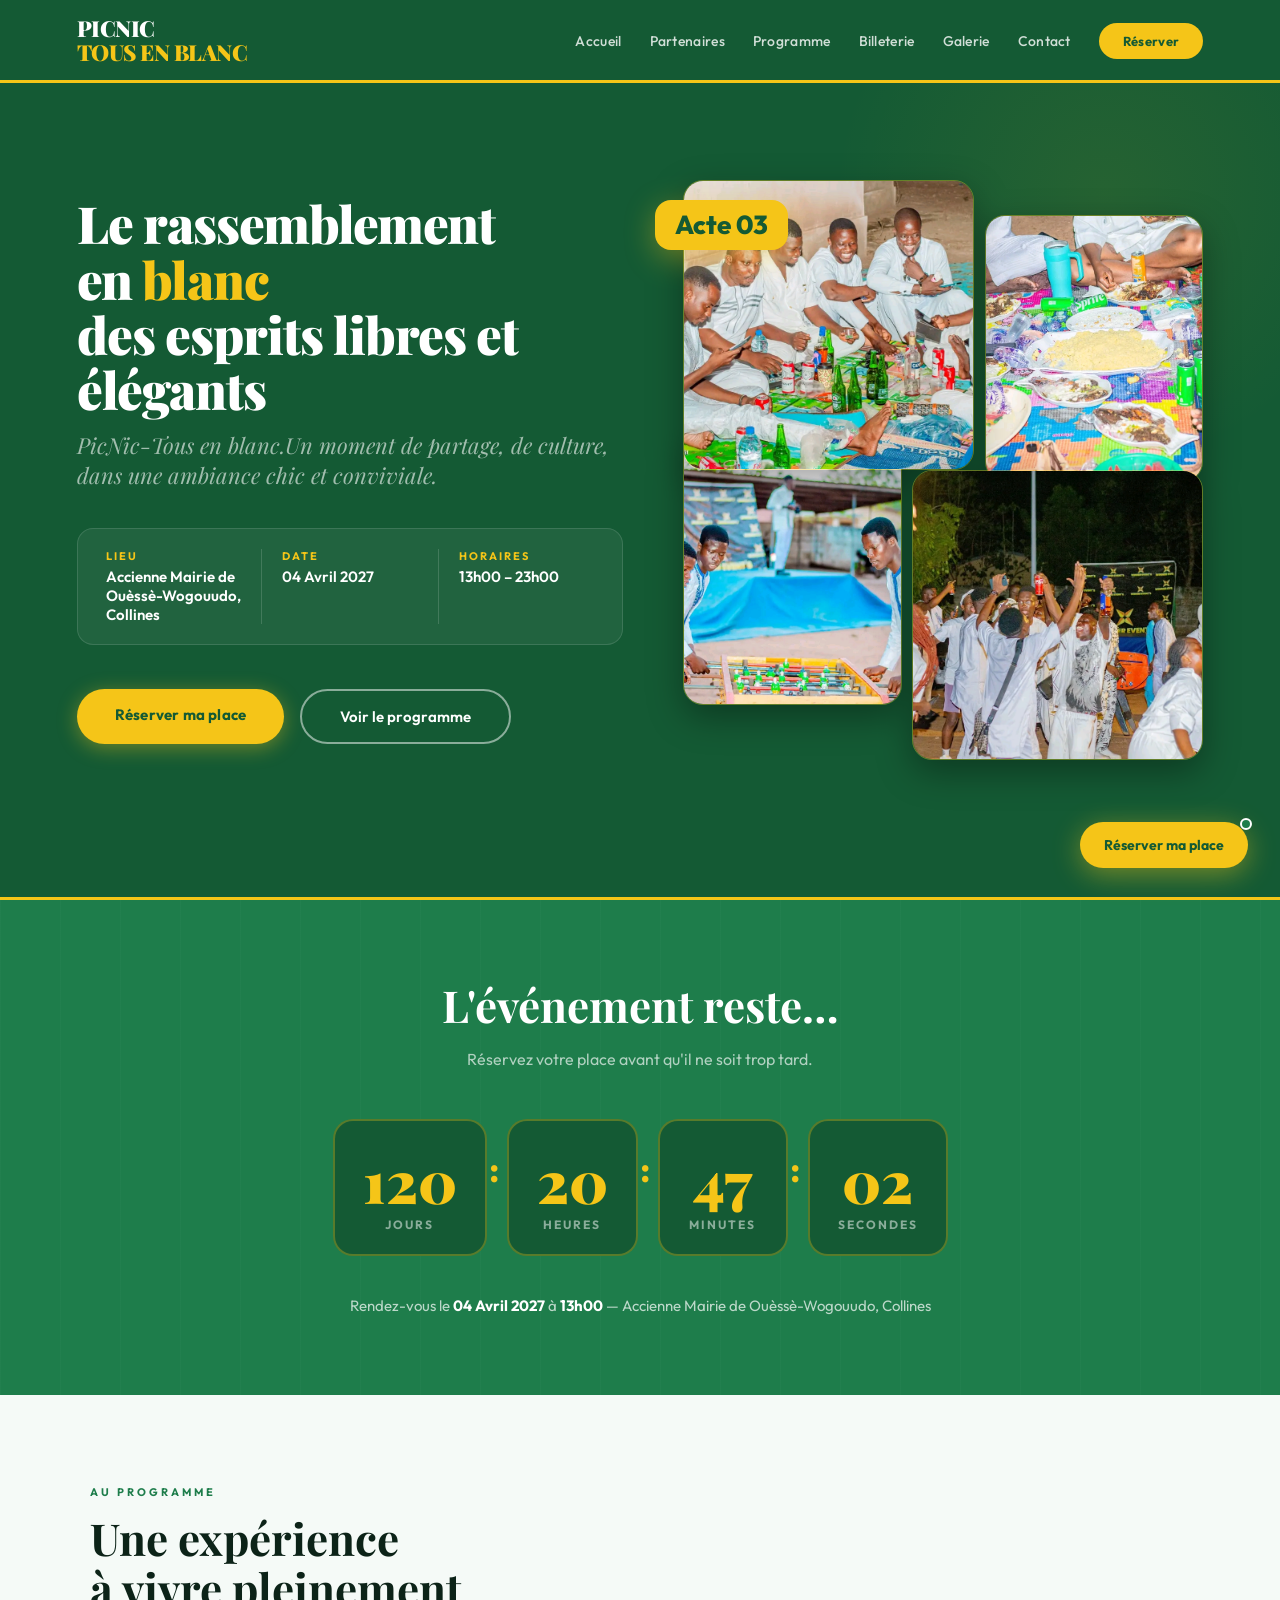
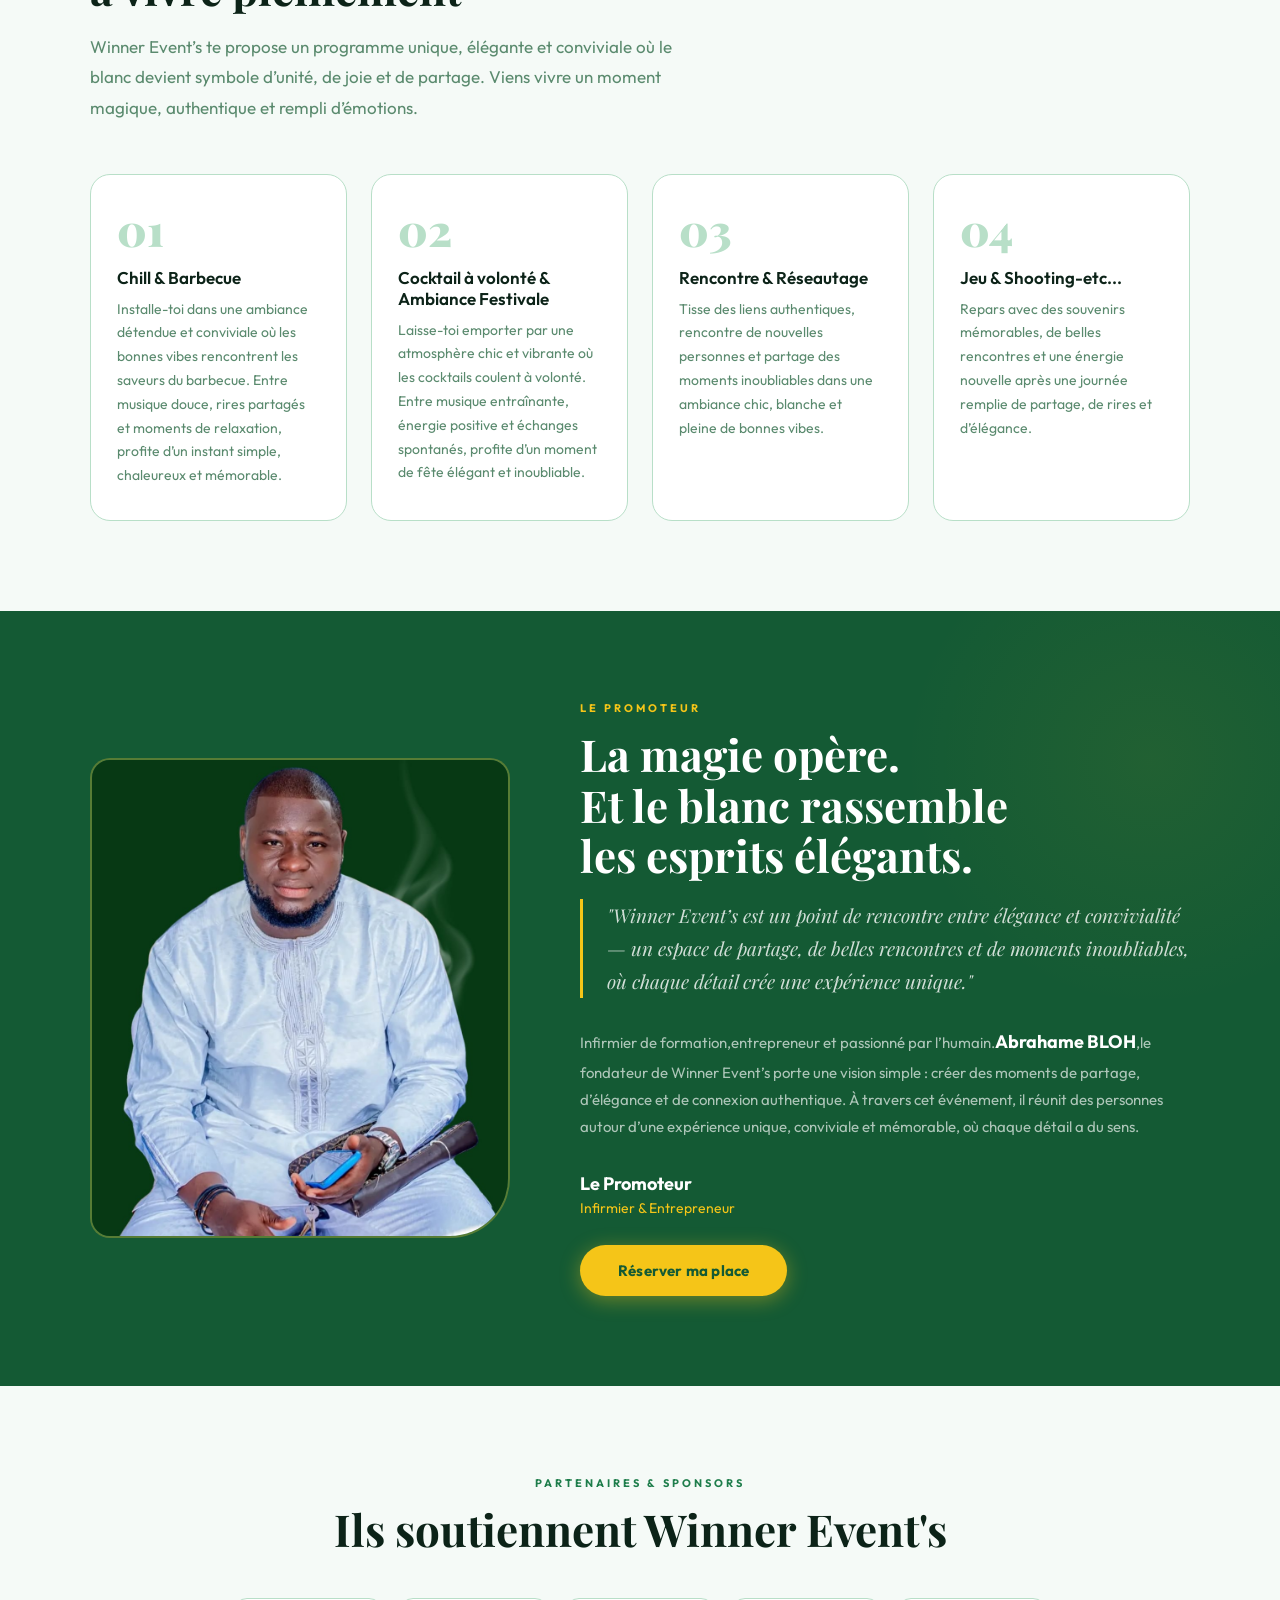
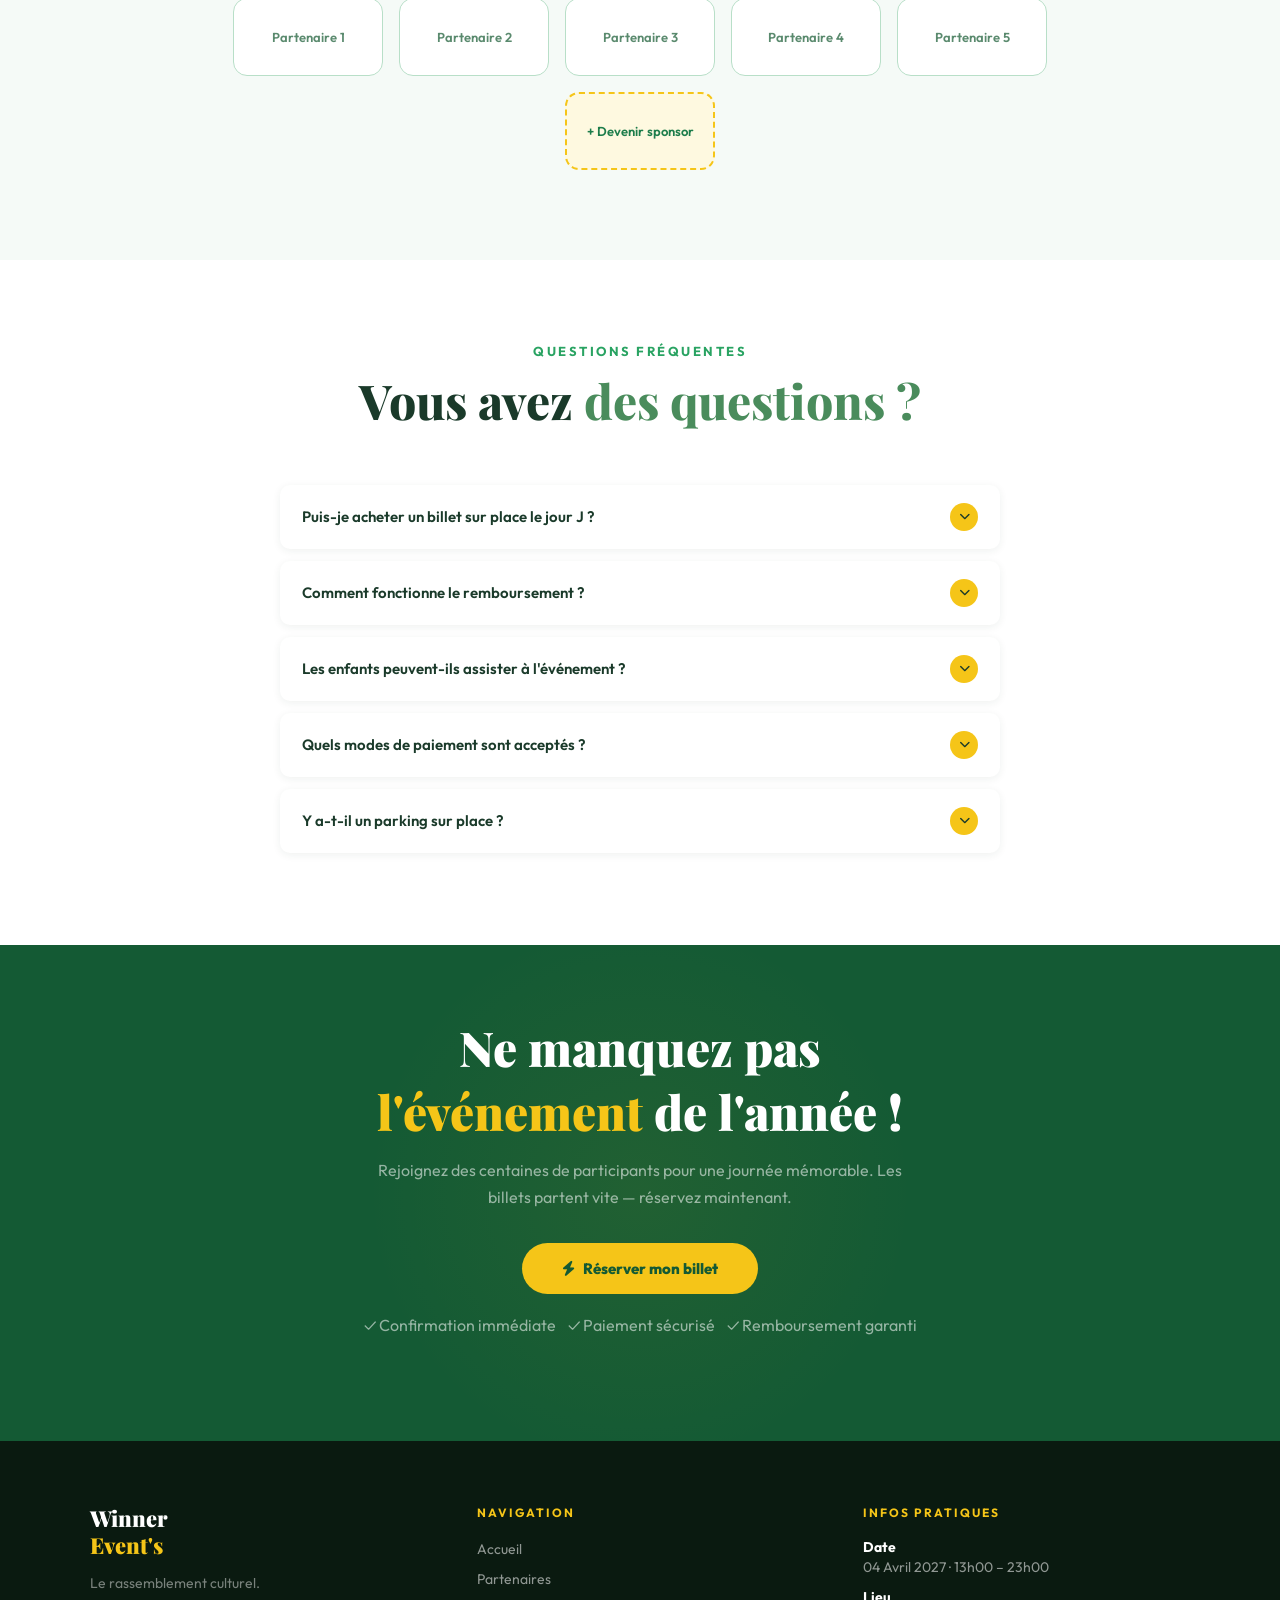
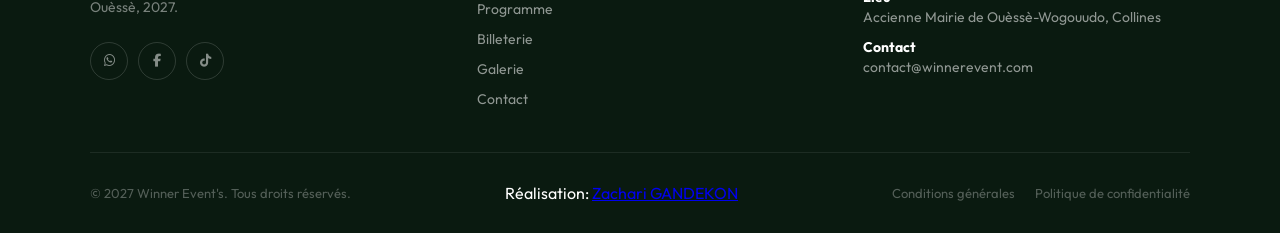
<file: index.html>
<!doctype html>
<html lang="fr">
  <head>
    <meta charset="UTF-8" />
    <meta name="viewport" content="width=device-width, initial-scale=1.0" />
    <title>Winner Event's 2027</title>
    <link
      rel="stylesheet"
      href="https://cdnjs.cloudflare.com/ajax/libs/font-awesome/6.5.0/css/all.min.css"
    />
    <link rel="stylesheet" href="style.css" />
  </head>
  <body>
    <!-- Header chargé dynamiquement -->
    <div id="header-placeholder"></div>
    <!-- ========================
       HERO
  ======================== -->
    <section class="hero">
      <div class="hero-inner">
        <div class="hero-content">
          <h1>
            Le rassemblement<br />en <em>blanc</em><br />des esprits libres et
            élégants
          </h1>
          <p class="hero-sub">
            PicNic-Tous en blanc.Un moment de partage, de culture, dans une
            ambiance chic et conviviale.
          </p>
          <div class="hero-meta">
            <div class="meta-item">
              <span class="meta-label">Lieu</span>
              <span class="meta-value"
                >Accienne Mairie de Ouèssè-Wogouudo, Collines</span
              >
            </div>
            <div class="meta-sep"></div>
            <div class="meta-item">
              <span class="meta-label">Date</span>
              <span class="meta-value">04 Avril 2027</span>
            </div>
            <div class="meta-sep"></div>
            <div class="meta-item">
              <span class="meta-label">Horaires</span>
              <span class="meta-value">13h00 – 23h00</span>
            </div>
          </div>
          <div class="hero-btns">
            <a href="pages/billeterie.html" class="btn-primary">Réserver ma place</a>
            <a href="pages/programme.html" class="btn-secondary">Voir le programme</a>
          </div>
        </div>
        <div class="hero-image">
          <div class="hero-img-badge">
            <div class="num">Acte 03</div>
          </div>
          <div class="hero-img-box img1">
            <img src="Image/enven1.jpeg" alt="" />
          </div>
          <div class="hero-img-box img2">
            <img src="Image/enven2.jpeg" alt="" />
          </div>
          <div class="hero-img-box img3">
            <img src="Image/enven3.jpeg" alt="" />
          </div>
          <div class="hero-img-box img4">
            <img src="Image/enven4.jpeg" alt="" />
          </div>
        </div>
      </div>
    </section>

    <!-- ========================
       COMPTEUR DE JOURS
     ======================== -->
    <section class="countdown">
      <div class="countdown-inner">
        <h2 class="section-title">L'événement reste…</h2>
        <p class="countdown-subtitle">
          Réservez votre place avant qu'il ne soit trop tard.
        </p>
        <div class="countdown-grid">
          <div class="countdown-item">
            <span class="countdown-num" id="cd-jours">00</span>
            <span class="countdown-lbl">Jours</span>
          </div>
          <div class="countdown-item">
            <span class="countdown-num" id="cd-heures">00</span>
            <span class="countdown-lbl">Heures</span>
          </div>
          <div class="countdown-item">
            <span class="countdown-num" id="cd-minutes">00</span>
            <span class="countdown-lbl">Minutes</span>
          </div>
          <div class="countdown-item">
            <span class="countdown-num" id="cd-secondes">00</span>
            <span class="countdown-lbl">Secondes</span>
          </div>
        </div>
        <p class="countdown-date">
          Rendez-vous le <strong>04 Avril 2027</strong> à
          <strong>13h00</strong> — Accienne Mairie de Ouèssè-Wogouudo, Collines
        </p>
      </div>
    </section>

    <!-- ========================
        PROGRAMME
  ======================== -->
    <section class="section programme">
      <div style="max-width: 1100px; margin: 0 auto">
        <span class="section-label">Au Programme</span>
        <h2 class="section-title">
          Une expérience <br />
          à vivre pleinement
        </h2>
        <p class="section-desc">
          Winner Event’s te propose un programme unique, élégante et conviviale
          où le blanc devient symbole d’unité, de joie et de partage. Viens
          vivre un moment magique, authentique et rempli d’émotions.
        </p>
        <div class="obj-grid">
          <div class="obj-card">
            <div class="obj-num">01</div>
            <div class="obj-title">Chill &amp; Barbecue</div>
            <div class="obj-desc">
              Installe-toi dans une ambiance détendue et conviviale où les
              bonnes vibes rencontrent les saveurs du barbecue. Entre musique
              douce, rires partagés et moments de relaxation, profite d’un
              instant simple, chaleureux et mémorable.
            </div>
          </div>
          <div class="obj-card">
            <div class="obj-num">02</div>
            <div class="obj-title">
              Cocktail à volonté &amp; Ambiance Festivale
            </div>
            <div class="obj-desc">
              Laisse-toi emporter par une atmosphère chic et vibrante où les
              cocktails coulent à volonté. Entre musique entraînante, énergie
              positive et échanges spontanés, profite d’un moment de fête
              élégant et inoubliable.
            </div>
          </div>
          <div class="obj-card">
            <div class="obj-num">03</div>
            <div class="obj-title">Rencontre &amp; Réseautage</div>
            <div class="obj-desc">
              Tisse des liens authentiques, rencontre de nouvelles personnes et
              partage des moments inoubliables dans une ambiance chic, blanche
              et pleine de bonnes vibes.
            </div>
          </div>
          <div class="obj-card">
            <div class="obj-num">04</div>
            <div class="obj-title">Jeu &amp; Shooting-etc...</div>
            <div class="obj-desc">
              Repars avec des souvenirs mémorables, de belles rencontres et une
              énergie nouvelle après une journée remplie de partage, de rires et
              d’élégance.
            </div>
          </div>
        </div>
      </div>
    </section>

    <!-- ========================
       FONDATEUR
  ======================== -->
    <section class="section fondateur">
      <div class="fondateur-inner">
        <div class="fondateur-img">
          <div class="fondateur-img-placeholder">
            <img src="Image/Abb.jpeg" alt="" />
          </div>
        </div>
        <div class="fondateur-content">
          <span class="section-label">Le Promoteur</span>
          <h2 class="section-title">
            La magie opère.<br />Et le blanc rassemble<br />les esprits
            élégants.
          </h2>
          <blockquote class="fondateur-quote">
            "Winner Event’s est un point de rencontre entre élégance et
            convivialité — un espace de partage, de belles rencontres et de
            moments inoubliables, où chaque détail crée une expérience unique."
          </blockquote>
          <p class="fondateur-text">
            Infirmier de formation,entrepreneur et passionné par l’humain.<span
              class="fondateur-name"
              >Abrahame BLOH</span
            >,le fondateur de Winner Event’s porte une vision simple : créer des
            moments de partage, d’élégance et de connexion authentique. À
            travers cet événement, il réunit des personnes autour d’une
            expérience unique, conviviale et mémorable, où chaque détail a du
            sens.
          </p>
          <div class="fondateur-name">Le Promoteur</div>
          <div class="fondateur-role">Infirmier &amp; Entrepreneur</div>
          <a href="#" class="btn-primary">Réserver ma place</a>
        </div>
      </div>
    </section>

    <!-- ========================
       SPONSORS
  ======================== -->
    <section class="section sponsors">
      <div style="max-width: 900px; margin: 0 auto">
        <span class="section-label">Partenaires &amp; Sponsors</span>
        <h2 class="section-title">Ils soutiennent Winner Event's</h2>
        <div class="sponsors-grid">
          <div class="sponsor-box">Partenaire 1</div>
          <div class="sponsor-box">Partenaire 2</div>
          <div class="sponsor-box">Partenaire 3</div>
          <div class="sponsor-box">Partenaire 4</div>
          <div class="sponsor-box">Partenaire 5</div>
          <div class="sponsor-box sponsor-join">+ Devenir sponsor</div>
        </div>
      </div>
    </section>

    <!-- ═══════════════════════════
         FAQ
    ═══════════════════════════ -->
    <section class="billet-faq">
        <div class="section-header">
            <span class="section-label" style="color:var(--vert-clair)">Questions fréquentes</span>
            <h2>Vous avez <em>des questions ?</em></h2>
        </div>
        <div class="faq-list">
            <div class="faq-item">
                <div class="faq-question" onclick="toggleFaq(this)">
                    Puis-je acheter un billet sur place le jour J ?
                    <span class="faq-chevron"><i class="fa-solid fa-chevron-down"></i></span>
                </div>
                <div class="faq-answer">La vente sur place est possible dans la limite des places disponibles. Nous vous conseillons fortement de réserver en ligne pour garantir votre accès, les billets étant en nombre limité.</div>
            </div>
            <div class="faq-item">
                <div class="faq-question" onclick="toggleFaq(this)">
                    Comment fonctionne le remboursement ?
                    <span class="faq-chevron"><i class="fa-solid fa-chevron-down"></i></span>
                </div>
                <div class="faq-answer">Vous pouvez annuler votre réservation jusqu'à 48h avant l'événement pour un remboursement intégral. Passé ce délai, les billets ne sont ni remboursables ni échangeables, sauf en cas d'annulation de l'événement.</div>
            </div>
            <div class="faq-item">
                <div class="faq-question" onclick="toggleFaq(this)">
                    Les enfants peuvent-ils assister à l'événement ?
                    <span class="faq-chevron"><i class="fa-solid fa-chevron-down"></i></span>
                </div>
                <div class="faq-answer">Oui ! L'événement est familial. Les enfants de moins de 5 ans entrent gratuitement. Pour les familles, notre billet "Famille" (2 adultes + 2 enfants) est l'offre la plus avantageuse.</div>
            </div>
            <div class="faq-item">
                <div class="faq-question" onclick="toggleFaq(this)">
                    Quels modes de paiement sont acceptés ?
                    <span class="faq-chevron"><i class="fa-solid fa-chevron-down"></i></span>
                </div>
                <div class="faq-answer">Nous acceptons Mobile Money (MTN, Moov), les cartes bancaires Visa/Mastercard, ainsi que les paiements en espèces pour les réservations faites directement auprès de notre équipe.</div>
            </div>
            <div class="faq-item">
                <div class="faq-question" onclick="toggleFaq(this)">
                    Y a-t-il un parking sur place ?
                    <span class="faq-chevron"><i class="fa-solid fa-chevron-down"></i></span>
                </div>
                <div class="faq-answer">Un parking gratuit est mis à disposition des participants. Nous encourageons également le covoiturage. Des navettes seront disponibles depuis les principaux points de Cotonou.</div>
            </div>
        </div>
    </section>

     <!-- ═══════════════════════════
         CTA 
    ═══════════════════════════ -->
    <section class="billet-cta">
        <div class="cta-inner">
            <h2>Ne manquez pas <em>l'événement</em> de l'année !</h2>
            <p>Rejoignez des centaines de participants pour une journée mémorable. Les billets partent vite — réservez maintenant.</p>
            <a href="/pages/billeterie.html" class="btn-cta">
                <i class="fa-solid fa-bolt" style="margin-right:8px;"></i>Réserver mon billet
            </a>
            <p class="cta-sub">✓ Confirmation immédiate &nbsp;&nbsp; ✓ Paiement sécurisé &nbsp;&nbsp; ✓ Remboursement garanti</p>
        </div>
    </section>
    <!-- Footer chargé dynamiquement -->
    <div id="footer-placeholder"></div>

    
    <script src="js/main.js"></script>
  </body>
</html>
</file>
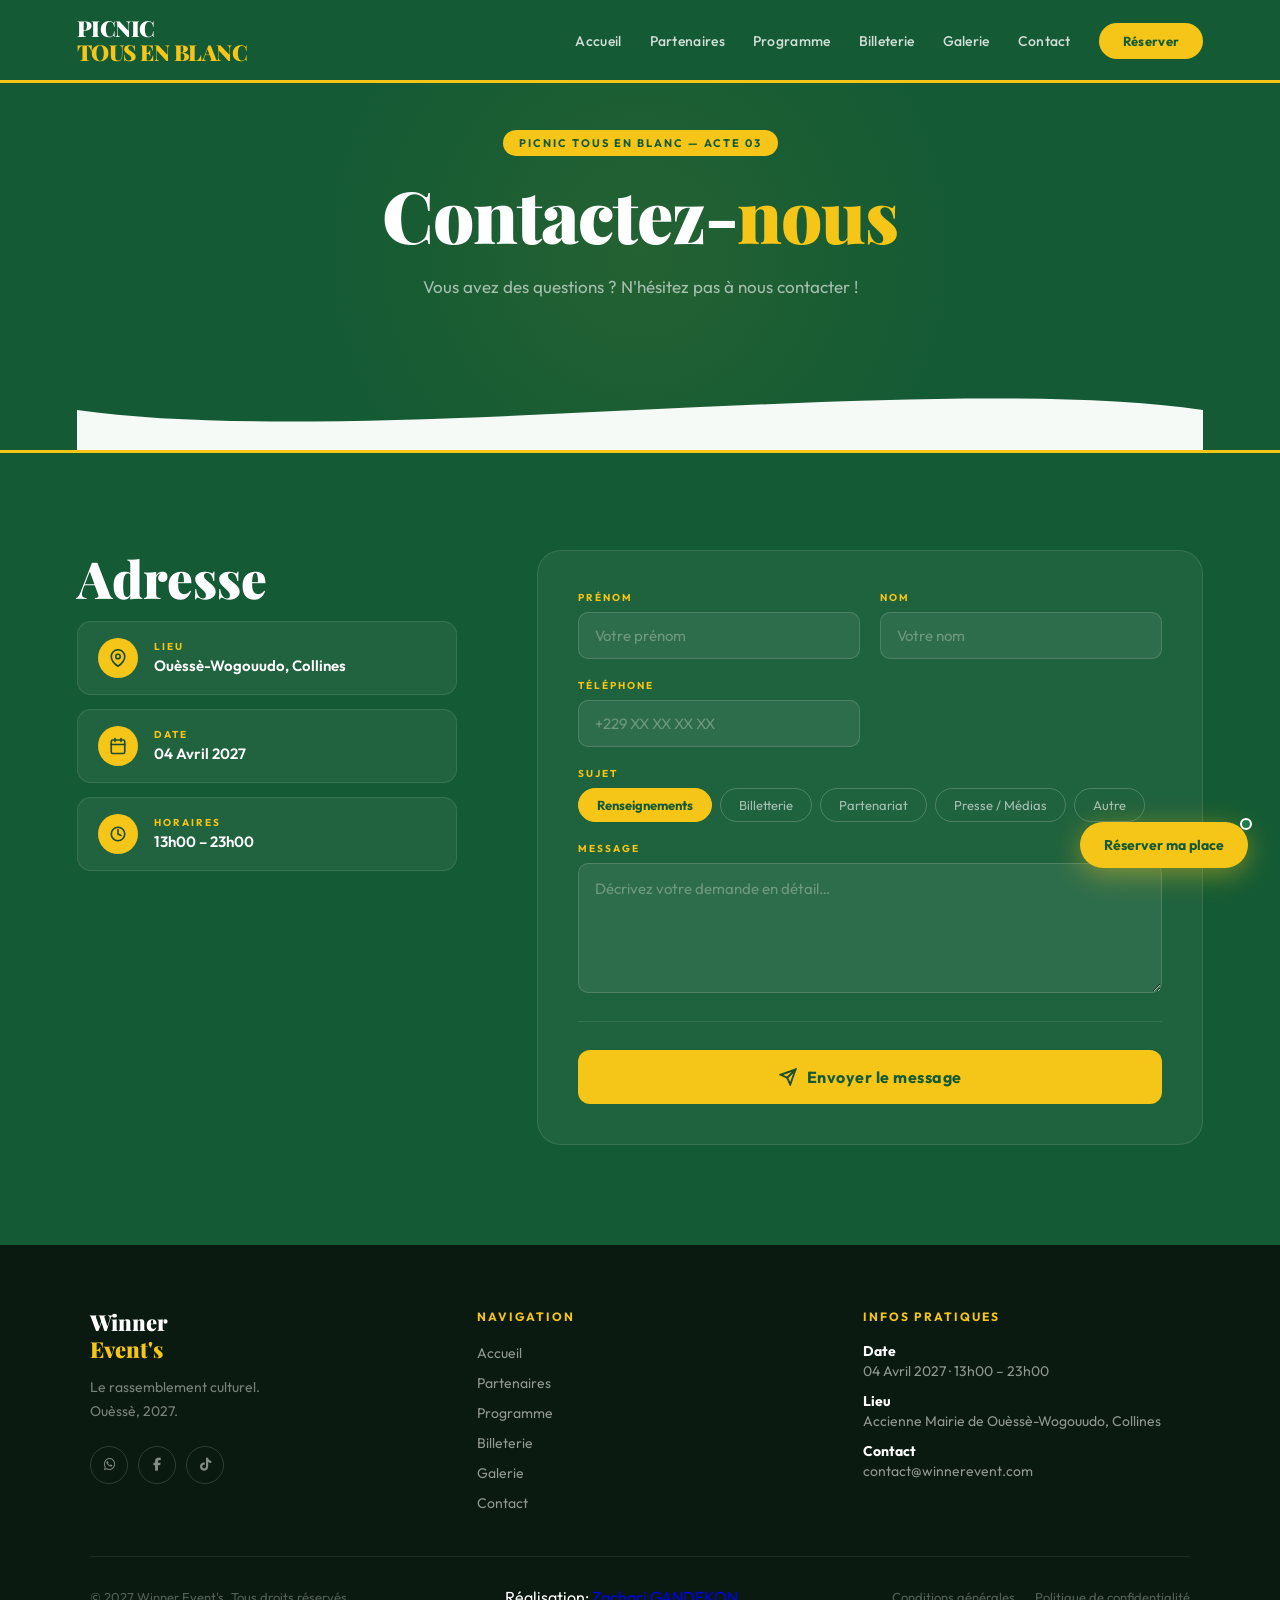
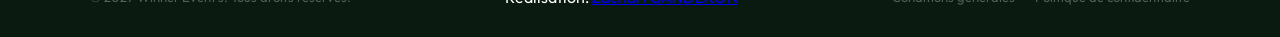
<file: pages/contact.html>
<!DOCTYPE html>
<html lang="fr">
<head>
    <meta charset="UTF-8">
    <meta name="viewport" content="width=device-width, initial-scale=1.0">
    <title>Winner Event's 2027 - Contact</title>
    <link rel="stylesheet" href="https://cdnjs.cloudflare.com/ajax/libs/font-awesome/6.5.0/css/all.min.css">
    <link rel="stylesheet" href="../style.css" />
    <link rel="stylesheet" href="../css/contact.css" />
</head>
<body>
    <!-- Header chargé dynamiquement -->
    <div id="header-placeholder"></div>

    <!-- HERO CONTACT -->
  <section class="iv-hero">
    <div class="iv-hero-inner">
      <div class="contact-badge">Picnic Tous en Blanc — Acte 03</div>
      <h1 class="iv-hero-title">Contactez-<em>nous</em></h1>
      <p class="iv-hero-sub">Vous avez des questions ? N'hésitez pas à nous contacter !</p>
    </div>
    <div class="iv-hero-wave">
      <svg viewBox="0 0 1440 80" xmlns="http://www.w3.org/2000/svg" preserveAspectRatio="none">
        <path d="M0,40 C360,80 1080,0 1440,40 L1440,80 L0,80 Z" fill="#f5faf7"/>
      </svg>
      
    </div>
  </section>
    
<!-- ========================
     CONTACT
======================== -->
<section class="contact" id="contact">
  <div class="contact-inner">

    <div class="contact-info">
      
      <h2 class="contact-title">Adresse</h2>

      <div class="contact-cards">
        <div class="contact-card">
          <div class="contact-icon">
            <svg viewBox="0 0 24 24" fill="none" stroke="#1b4d2e" stroke-width="2.2" stroke-linecap="round">
              <path d="M21 10c0 7-9 13-9 13S3 17 3 10a9 9 0 0118 0z"/>
              <circle cx="12" cy="10" r="3"/>
            </svg>
          </div>
          <div class="contact-card-text">
            <span class="contact-card-label">Lieu</span>
            <span class="contact-card-value">Ouèssè-Wogouudo, Collines</span>
          </div>
        </div>
        <div class="contact-card">
          <div class="contact-icon">
            <svg viewBox="0 0 24 24" fill="none" stroke="#1b4d2e" stroke-width="2.2" stroke-linecap="round">
              <rect x="3" y="4" width="18" height="18" rx="2"/>
              <line x1="16" y1="2" x2="16" y2="6"/>
              <line x1="8" y1="2" x2="8" y2="6"/>
              <line x1="3" y1="10" x2="21" y2="10"/>
            </svg>
          </div>
          <div class="contact-card-text">
            <span class="contact-card-label">Date</span>
            <span class="contact-card-value">04 Avril 2027</span>
          </div>
        </div>
        <div class="contact-card">
          <div class="contact-icon">
            <svg viewBox="0 0 24 24" fill="none" stroke="#1b4d2e" stroke-width="2.2" stroke-linecap="round">
              <circle cx="12" cy="12" r="9"/>
              <polyline points="12 6 12 12 16 14"/>
            </svg>
          </div>
          <div class="contact-card-text">
            <span class="contact-card-label">Horaires</span>
            <span class="contact-card-value">13h00 – 23h00</span>
          </div>
        </div>
      </div>
    </div>

    <div class="contact-form-wrap">
      <div id="contactForm">
        <div class="form-grid">
          <div class="form-field">
            <label for="prenom">Prénom</label>
            <input type="text" id="prenom" placeholder="Votre prénom" />
          </div>
          <div class="form-field">
            <label for="nom">Nom</label>
            <input type="text" id="nom" placeholder="Votre nom" />
          </div>
          <div class="form-field">
            <label for="tel">Téléphone</label>
            <input type="tel" id="tel" placeholder="+229 XX XX XX XX" />
          </div>
          <div class="form-field full">
            <label>Sujet</label>
            <div class="form-subjects">
              <button class="subj-btn active" onclick="setSubj(this)">Renseignements</button>
              <button class="subj-btn" onclick="setSubj(this)">Billetterie</button>
              <button class="subj-btn" onclick="setSubj(this)">Partenariat</button>
              <button class="subj-btn" onclick="setSubj(this)">Presse / Médias</button>
              <button class="subj-btn" onclick="setSubj(this)">Autre</button>
            </div>
          </div>
          <div class="form-field full">
            <label for="message">Message</label>
            <textarea id="message" placeholder="Décrivez votre demande en détail…"></textarea>
          </div>
        </div>
        <div class="form-divider"></div>
        <button class="form-btn" onclick="sendForm()">
          <svg viewBox="0 0 24 24" fill="none" stroke="#1b4d2e" stroke-width="2.5" stroke-linecap="round" width="18" height="18">
            <line x1="22" y1="2" x2="11" y2="13"/>
            <polygon points="22 2 15 22 11 13 2 9 22 2"/>
          </svg>
          Envoyer le message
        </button>
      </div>

      <div class="contact-success" id="contactSuccess">
        <div class="success-icon">
          <svg viewBox="0 0 24 24" fill="none" stroke="#1b4d2e" stroke-width="2.5" stroke-linecap="round" width="30" height="30">
            <polyline points="20 6 9 17 4 12"/>
          </svg>
        </div>
        <h3>Message envoyé !</h3>
        <p>Merci de nous avoir contactés.<br>Nous vous répondons dans les plus brefs délais.</p>
      </div>
    </div>

  </div>
</section>


    <!-- Footer chargé dynamiquement -->
    <div id="footer-placeholder"></div>
    <script src="../js/main.js"></script>
</body>
</html>
</file>
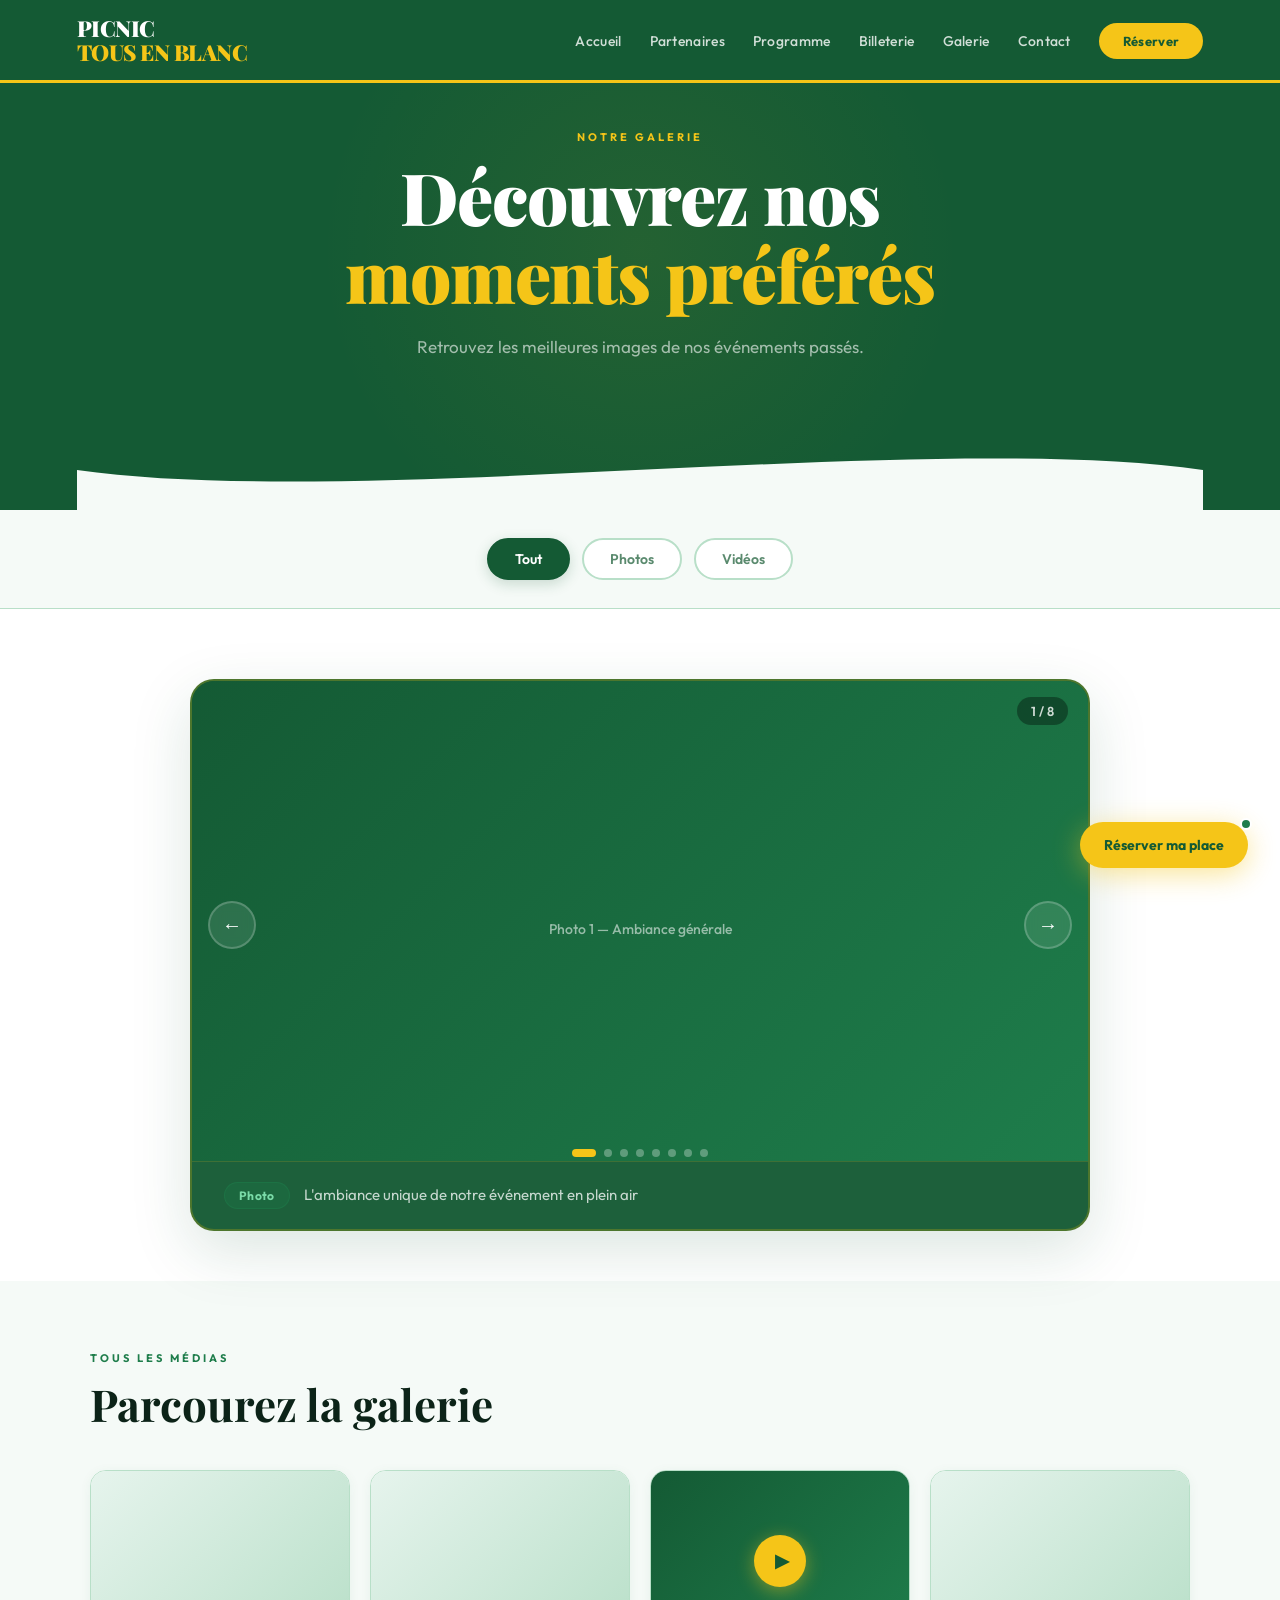
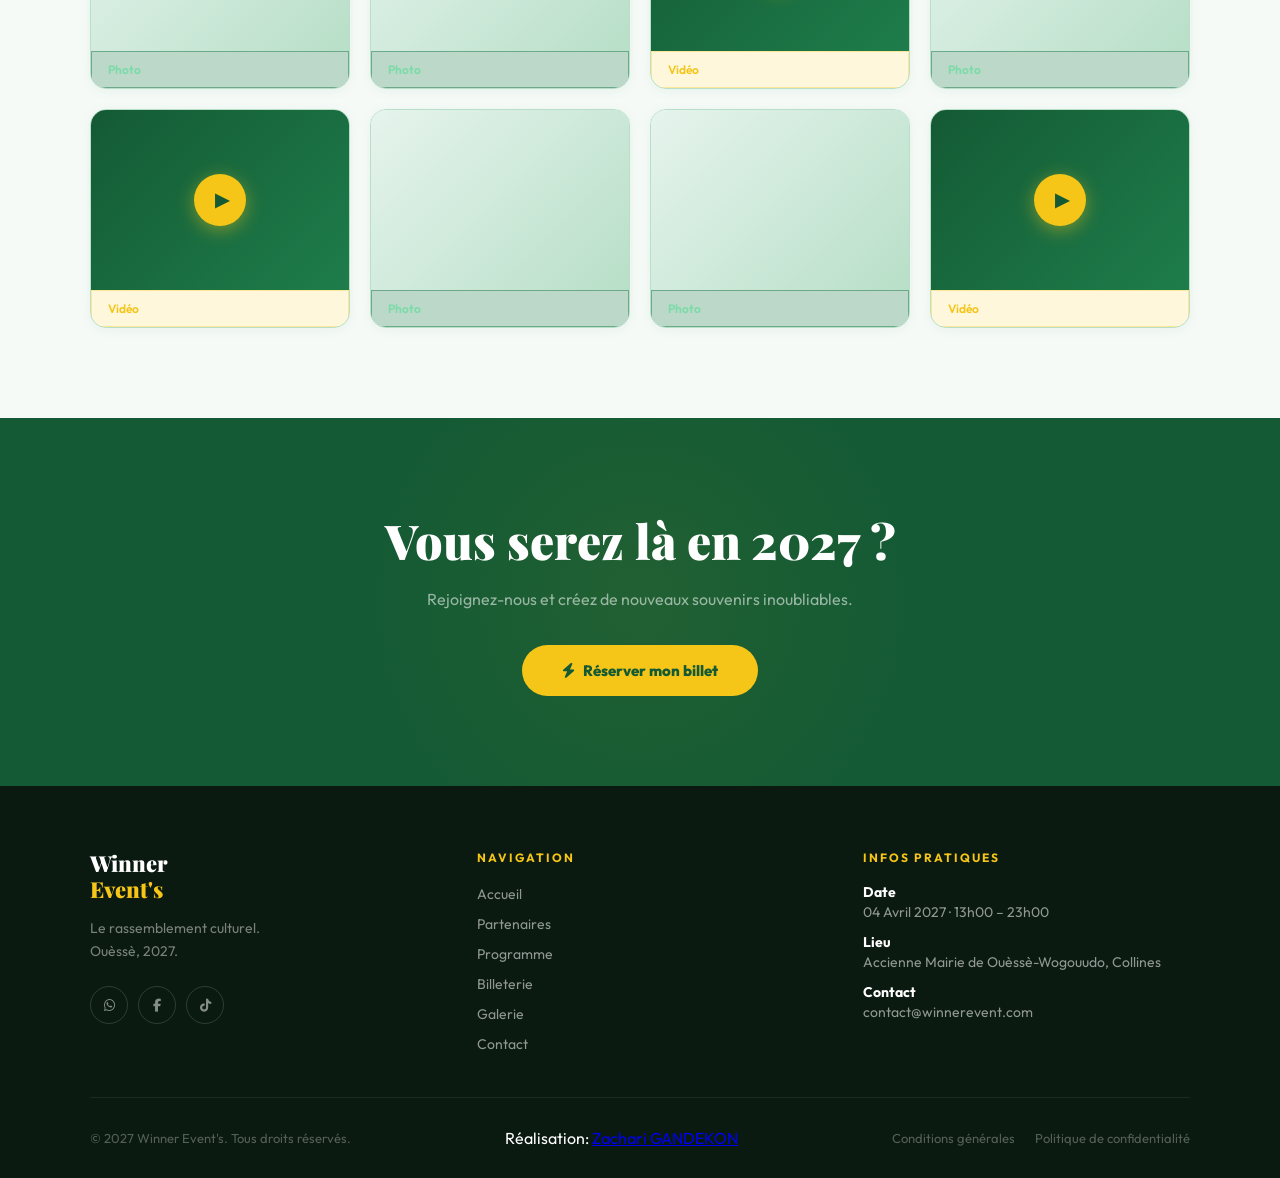
<file: pages/galerie.html>
<!DOCTYPE html>
<html lang="fr">
<head>
  <meta charset="UTF-8" />
  <meta name="viewport" content="width=device-width, initial-scale=1.0" />
  <title>Galerie — Winner Event's 2027</title>
  <link rel="stylesheet" href="https://cdnjs.cloudflare.com/ajax/libs/font-awesome/6.5.0/css/all.min.css">
    <link rel="stylesheet" href="../style.css" />
    <link rel="stylesheet" href="../css/galerie.css" />
</head>
<body>

  <!-- Header dynamique -->
  <div id="header-placeholder"></div>

  <!-- ========================
       HERO GALERIE
  ======================== -->
   <section class="iv-hero">
    <div class="iv-hero-inner">
      <span class="section-label" style="color:var(--jaune)">Notre galerie</span>
      <h1 class="iv-hero-title">Découvrez nos<em> moments préférés</em></h1>
      <p class="iv-hero-sub">Retrouvez les meilleures images de nos événements passés.</p>
    </div>
    <div class="iv-hero-wave">
      <svg viewBox="0 0 1440 80" xmlns="http://www.w3.org/2000/svg" preserveAspectRatio="none">
        <path d="M0,40 C360,80 1080,0 1440,40 L1440,80 L0,80 Z" fill="#f5faf7"/>
      </svg>
    </div>
  </section>

  <!-- ========================
       FILTRES
  ======================== -->
  <section class="galerie-filtres">
    <div class="galerie-filtres-inner">
      <button class="filtre-btn active" data-filtre="tout">Tout</button>
      <button class="filtre-btn" data-filtre="photo"> Photos</button>
      <button class="filtre-btn" data-filtre="video"> Vidéos</button>
    </div>
  </section>

  <!-- ========================
       CARROUSEL PRINCIPAL
  ======================== -->
  <section class="galerie-section section">
    <div class="carrousel-wrapper">

      <!-- Piste -->
      <div class="carrousel-track" id="carrouselTrack">

        <!-- PHOTOS -->
        <div class="carrousel-slide" data-type="photo">
          <div class="slide-media slide-placeholder">
            <span class="slide-icon"></span>
            <span class="slide-label">Photo 1 — Ambiance générale</span>
          </div>
          <div class="slide-caption">
            <span class="slide-tag photo-tag"> Photo</span>
            <p>L'ambiance unique de notre événement en plein air</p>
          </div>
        </div>

        <div class="carrousel-slide" data-type="photo">
          <div class="slide-media slide-placeholder">
            <span class="slide-icon"></span>
            <span class="slide-label">Photo 2 — Foule & festivités</span>
          </div>
          <div class="slide-caption">
            <span class="slide-tag photo-tag"> Photo</span>
            <p>Des milliers de participants réunis pour célébrer</p>
          </div>
        </div>

        <div class="carrousel-slide" data-type="photo">
          <div class="slide-media slide-placeholder">
            <span class="slide-icon"></span>
            <span class="slide-label">Photo 3 — Remise des prix</span>
          </div>
          <div class="slide-caption">
            <span class="slide-tag photo-tag"> Photo</span>
            <p>La cérémonie de remise des trophées</p>
          </div>
        </div>

        <div class="carrousel-slide" data-type="photo">
          <div class="slide-media slide-placeholder">
            <span class="slide-icon"></span>
            <span class="slide-label">Photo 4 — Décoration florale</span>
          </div>
          <div class="slide-caption">
            <span class="slide-tag photo-tag"> Photo</span>
            <p>Une décoration soignée dans les moindres détails</p>
          </div>
        </div>

        <div class="carrousel-slide" data-type="photo">
          <div class="slide-media slide-placeholder">
            <span class="slide-icon"></span>
            <span class="slide-label">Photo 5 — Espace restauration</span>
          </div>
          <div class="slide-caption">
            <span class="slide-tag photo-tag"> Photo</span>
            <p>Le coin gastronomie apprécié de tous</p>
          </div>
        </div>

        <!-- VIDÉOS -->
        <div class="carrousel-slide" data-type="video">
          <div class="slide-media slide-placeholder video-placeholder">
            <div class="play-btn">▶</div>
            <span class="slide-label">Vidéo 1 — Highlights de l'édition 2025</span>
          </div>
          <div class="slide-caption">
            <span class="slide-tag video-tag"> Vidéo</span>
            <p>Revivez les temps forts de la dernière édition en 2 minutes</p>
          </div>
        </div>

        <div class="carrousel-slide" data-type="video">
          <div class="slide-media slide-placeholder video-placeholder">
            <div class="play-btn">▶</div>
            <span class="slide-label">Vidéo 2 — Interview des lauréats</span>
          </div>
          <div class="slide-caption">
            <span class="slide-tag video-tag"> Vidéo</span>
            <p>Les gagnants partagent leurs émotions après la cérémonie</p>
          </div>
        </div>

        <div class="carrousel-slide" data-type="video">
          <div class="slide-media slide-placeholder video-placeholder">
            <div class="play-btn">▶</div>
            <span class="slide-label">Vidéo 3 — Discours d'ouverture</span>
          </div>
          <div class="slide-caption">
            <span class="slide-tag video-tag"> Vidéo</span>
            <p>Le discours inspirant du fondateur pour lancer l'édition</p>
          </div>
        </div>

      </div><!-- /carrousel-track -->

      <!-- Contrôles -->
      <button class="carrousel-btn prev" id="prevBtn" aria-label="Précédent">&#8592;</button>
      <button class="carrousel-btn next" id="nextBtn" aria-label="Suivant">&#8594;</button>

      <!-- Indicateurs -->
      <div class="carrousel-dots" id="carrouselDots"></div>

      <!-- Compteur -->
      <div class="carrousel-counter">
        <span id="currentSlide">1</span> / <span id="totalSlides">8</span>
      </div>

    </div><!-- /carrousel-wrapper -->
  </section>

  <!-- ========================
       GRILLE MINIATURES
  ======================== -->
  <section class="galerie-grid-section section">
    <div class="galerie-grid-header">
      <span class="section-label">Tous les médias</span>
      <h2 class="section-title">Parcourez la galerie</h2>
    </div>

    <div class="galerie-grid" id="galerieGrid">

      <div class="galerie-item" data-type="photo" data-index="0">
        <div class="galerie-thumb photo-thumb">
          <span></span>
          <div class="galerie-overlay"><span>Voir</span></div>
        </div>
        <span class="galerie-item-tag photo-tag"> Photo</span>
      </div>

      <div class="galerie-item" data-type="photo" data-index="1">
        <div class="galerie-thumb photo-thumb">
          <span></span>
          <div class="galerie-overlay"><span>Voir</span></div>
        </div>
        <span class="galerie-item-tag photo-tag"> Photo</span>
      </div>

      <div class="galerie-item" data-type="video" data-index="5">
        <div class="galerie-thumb video-thumb">
          <span class="play-btn-sm">▶</span>
          <div class="galerie-overlay"><span>Lire</span></div>
        </div>
        <span class="galerie-item-tag video-tag"> Vidéo</span>
      </div>

      <div class="galerie-item" data-type="photo" data-index="2">
        <div class="galerie-thumb photo-thumb">
          <span></span>
          <div class="galerie-overlay"><span>Voir</span></div>
        </div>
        <span class="galerie-item-tag photo-tag"> Photo</span>
      </div>

      <div class="galerie-item" data-type="video" data-index="6">
        <div class="galerie-thumb video-thumb">
          <span class="play-btn-sm">▶</span>
          <div class="galerie-overlay"><span>Lire</span></div>
        </div>
        <span class="galerie-item-tag video-tag"> Vidéo</span>
      </div>

      <div class="galerie-item" data-type="photo" data-index="3">
        <div class="galerie-thumb photo-thumb">
          <span></span>
          <div class="galerie-overlay"><span>Voir</span></div>
        </div>
        <span class="galerie-item-tag photo-tag"> Photo</span>
      </div>

      <div class="galerie-item" data-type="photo" data-index="4">
        <div class="galerie-thumb photo-thumb">
          <span></span>
          <div class="galerie-overlay"><span>Voir</span></div>
        </div>
        <span class="galerie-item-tag photo-tag"> Photo</span>
      </div>

      <div class="galerie-item" data-type="video" data-index="7">
        <div class="galerie-thumb video-thumb">
          <span class="play-btn-sm">▶</span>
          <div class="galerie-overlay"><span>Lire</span></div>
        </div>
        <span class="galerie-item-tag video-tag"> Vidéo</span>
      </div>

    </div>
  </section>

  
  <!-- ═══════════════════════════
         CTA 
    ═══════════════════════════ -->
    <section class="billet-cta">
        <div class="cta-inner">
            <h2>Vous serez là en 2027 ?</h2>
            <p>Rejoignez-nous et créez de nouveaux souvenirs inoubliables.</p>
            <a href="../pages/billeterie.html" class="btn-cta">
                <i class="fa-solid fa-bolt" style="margin-right:8px;"></i>Réserver mon billet
            </a>
        </div>
    </section>

  <!-- Footer dynamique -->
  <div id="footer-placeholder"></div>

  <script src="../js/main.js"></script>
  <script src="../js/galerie.js"></script>
</body>
</html>
</file>
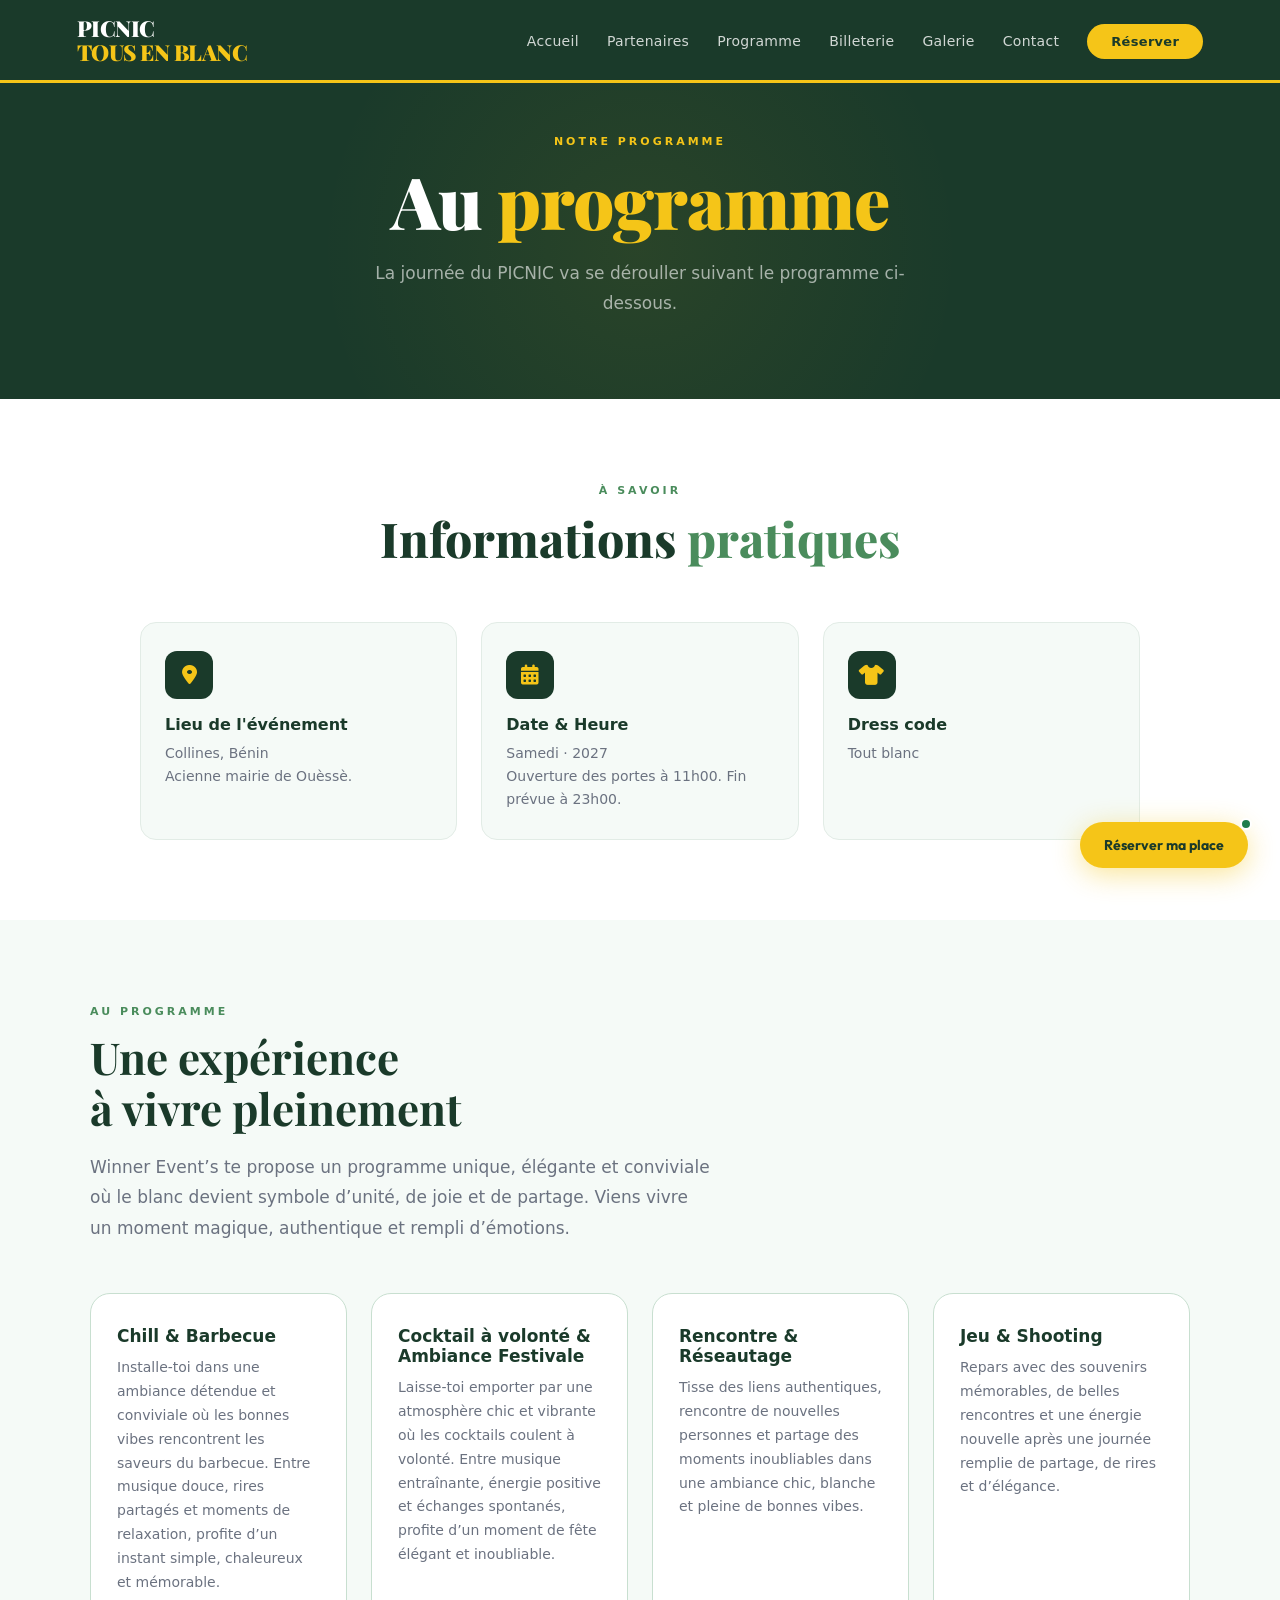
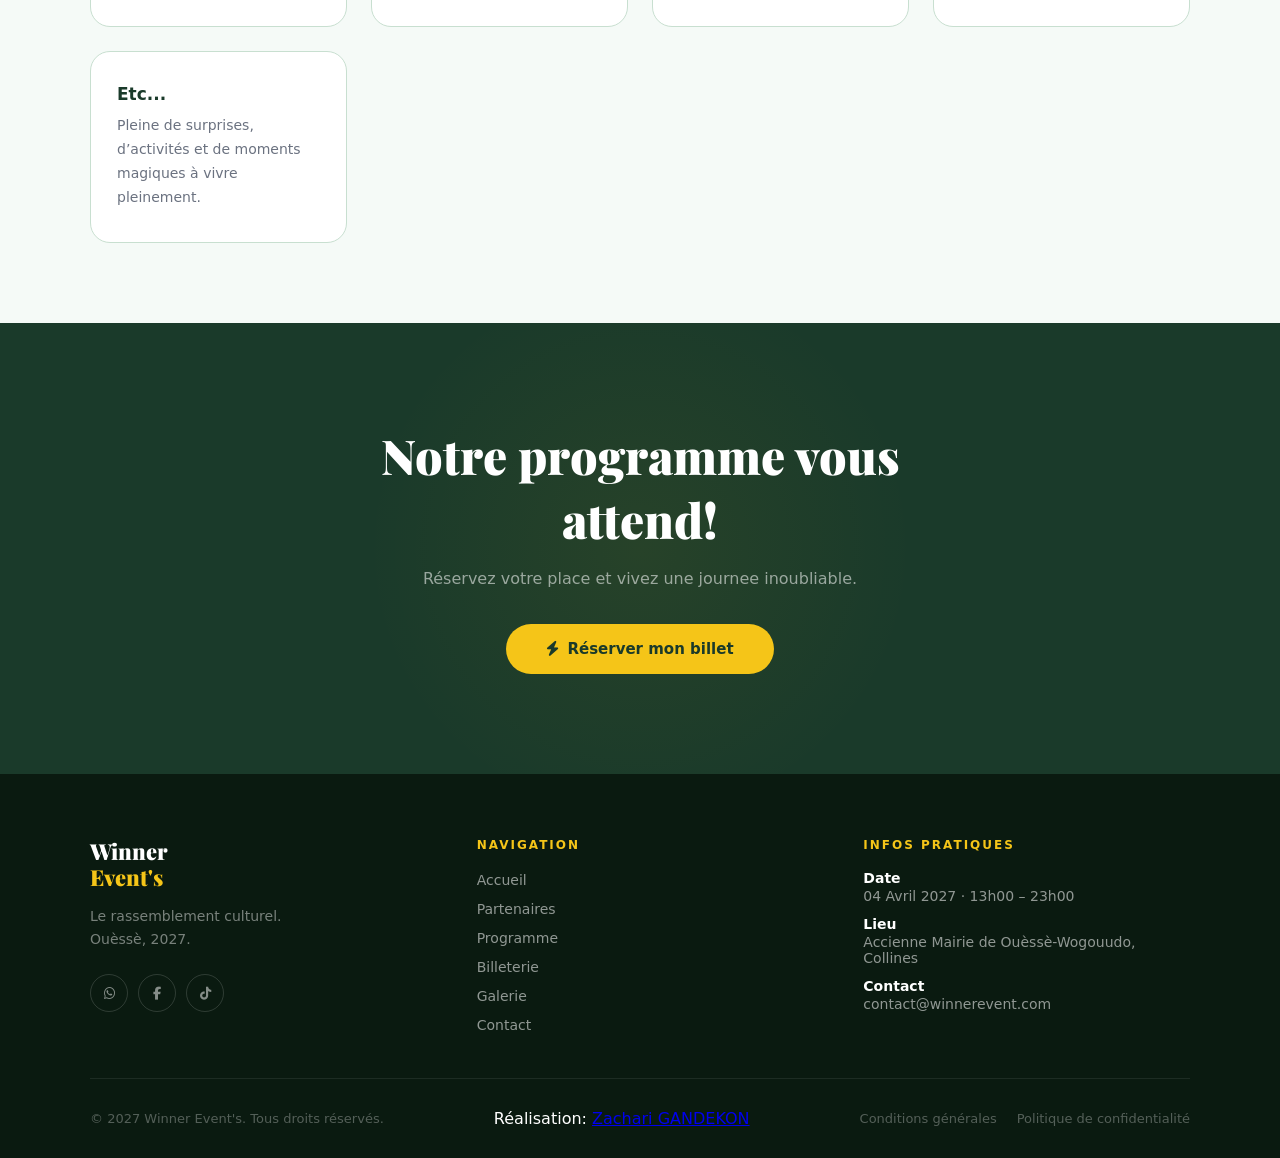
<file: pages/programme.html>
<!DOCTYPE html>
<html lang="fr">
<head>
    <meta charset="UTF-8">
    <meta name="viewport" content="width=device-width, initial-scale=1.0">
    <title>Winner Event's 2027 - Programme</title>
    <link rel="stylesheet" href="https://cdnjs.cloudflare.com/ajax/libs/font-awesome/6.5.0/css/all.min.css">
    <link rel="stylesheet" href="../style.css" />
    <link rel="stylesheet" href="../css/programme.css" />
</head>
<body>
    <!-- Header chargé dynamiquement -->
    <div id="header-placeholder"></div>


    <!-- HERO PROGRAMME -->
  <section class="iv-hero">
    <div class="iv-hero-inner">
      <span class="section-label" style="color:var(--jaune)">Notre programme</span>
      <h1 class="iv-hero-title">Au <em>programme</em></h1>
      <p class="iv-hero-sub">La journée du PICNIC va se dérouller suivant le programme ci-dessous.</p>
    </div>
  </section>



   <!-- ═══════════════════════════
         INFOS PRATIQUES
    ═══════════════════════════ -->
    <section class="billet-infos">
        <div class="section-header">
            <span class="section-label" style="color:var(--vert-clair)">À savoir</span>
            <h2>Informations <em>pratiques</em></h2>
        </div>
        <div class="infos-grid">
            <div class="info-card">
                <div class="info-icon"><i class="fa-solid fa-location-dot"></i></div>
                <h4>Lieu de l'événement</h4>
                <p>Collines, Bénin<br>Acienne mairie de Ouèssè.</p>
            </div>
            <div class="info-card">
                <div class="info-icon"><i class="fa-solid fa-calendar-days"></i></div>
                <h4>Date & Heure</h4>
                <p>Samedi · 2027<br>Ouverture des portes à 11h00. Fin prévue à 23h00.</p>
            </div>
            <div class="info-card">
                <div class="info-icon"><i class="fa-solid fa-shirt"></i></div>
                <h4>Dress code</h4>
                <p>Tout blanc</p>
            </div>
        </div>
    </section>

    <!-- ========================
        PROGRAMME
  ======================== -->
    <section class="section programme">
      <div style="max-width: 1100px; margin: 0 auto">
        <span class="section-label">Au Programme</span>
        <h2 class="section-title">
          Une expérience <br />
          à vivre pleinement
        </h2>
        <p class="section-desc">
          Winner Event’s te propose un programme unique, élégante et conviviale
          où le blanc devient symbole d’unité, de joie et de partage. Viens
          vivre un moment magique, authentique et rempli d’émotions.
        </p>
        <div class="obj-grid">
          <div class="obj-card">
            <div class="obj-title">Chill &amp; Barbecue</div>
            <div class="obj-desc">
              Installe-toi dans une ambiance détendue et conviviale où les
              bonnes vibes rencontrent les saveurs du barbecue. Entre musique
              douce, rires partagés et moments de relaxation, profite d’un
              instant simple, chaleureux et mémorable.
            </div>
          </div>
          <div class="obj-card">
            <div class="obj-title">
              Cocktail à volonté &amp; Ambiance Festivale
            </div>
            <div class="obj-desc">
              Laisse-toi emporter par une atmosphère chic et vibrante où les
              cocktails coulent à volonté. Entre musique entraînante, énergie
              positive et échanges spontanés, profite d’un moment de fête
              élégant et inoubliable.
            </div>
          </div>
          <div class="obj-card">
            <div class="obj-title">Rencontre &amp; Réseautage</div>
            <div class="obj-desc">
              Tisse des liens authentiques, rencontre de nouvelles personnes et
              partage des moments inoubliables dans une ambiance chic, blanche
              et pleine de bonnes vibes.
            </div>
          </div>
          <div class="obj-card">
            <div class="obj-title">Jeu &amp; Shooting</div>
            <div class="obj-desc">
              Repars avec des souvenirs mémorables, de belles rencontres et une
              énergie nouvelle après une journée remplie de partage, de rires et
              d’élégance.
            </div>
          </div>
          <div class="obj-card">
            <div class="obj-title">Etc...</div>
            <div class="obj-desc">
              Pleine de surprises, d’activités et de moments magiques à vivre pleinement.
            </div>
          </div>
        </div>
      </div>
    </section>


    <!-- ═══════════════════════════
         CTA 
    ═══════════════════════════ -->
    <section class="billet-cta">
        <div class="cta-inner">
            <h2>Notre programme vous attend!</h2>
            <p>Réservez votre place et vivez une journee inoubliable.</p>
            <a href="billeterie.html" class="btn-cta">
                <i class="fa-solid fa-bolt" style="margin-right:8px;"></i>Réserver mon billet
            </a>
        </div>
    </section>


    <!-- Footer chargé dynamiquement -->
    <div id="footer-placeholder"></div>

    <script src="../js/main.js"></script>
</body>
</html>
</file>
<file: style.css>
/* ===========================
   WINNER EVENT'S — STYLE.CSS
   Couleurs: Vert | Jaune | Blanc
   =========================== */

@import url('https://fonts.googleapis.com/css2?family=Playfair+Display:wght@400;700;900&family=Outfit:wght@300;400;500;600;700&display=swap');

/* ---- VARIABLES ---- */
:root {
    --vert: #1e7d4b;
    --vert-fonce: #145a34;
    --vert-clair: #29a362;
    --vert-pale: #e6f4ed;
    --vert-mid: #b8dfc8;
    --jaune: #f5c518;
    --jaune-hover: #e0b010;
    --jaune-pale: #fef9e0;
    --blanc: #ffffff;
    --off-white: #f5faf7;
    --texte-sombre: #0c2318;
    --texte-mid: #1e5c38;
    --texte-muted: #5a8a6e;
    --noir: #0a1a10;
}

/* ---- RESET ---- */
*,
*::before,
*::after {
    margin: 0;
    padding: 0;
    box-sizing: border-box;
}

html {
    scroll-behavior: smooth;
}

body {
    font-family: 'Outfit', sans-serif;
    background: var(--blanc);
    color: var(--texte-sombre);
    overflow-x: hidden;
}

/* ========================
   NAVBAR
======================== */
nav {
    position: fixed;
    top: 0;
    left: 0;
    right: 0;
    z-index: 100;
    display: flex;
    align-items: center;
    justify-content: space-between;
    padding: 16px 6%;
    background: var(--vert-fonce);
    border-bottom: 3px solid var(--jaune);
}

.logo {
    font-family: 'Playfair Display', serif;
    font-size: 22px;
    font-weight: 900;
    color: var(--blanc);
    letter-spacing: -0.5px;
    line-height: 1.1;
    text-decoration: none;
}

.logo span {
    color: var(--jaune);
}

.nav-links {
    display: flex;
    gap: 28px;
    list-style: none;
    align-items: center;
}

.nav-links a {
    text-decoration: none;
    color: rgba(255, 255, 255, 0.8);
    font-size: 14px;
    font-weight: 500;
    letter-spacing: 0.3px;
    transition: color 0.2s;
}

.nav-links a:hover {
    color: var(--jaune);
}

.btn-nav {
    background: var(--jaune);
    color: var(--vert-fonce) !important;
    padding: 10px 24px;
    border-radius: 50px;
    font-weight: 700 !important;
    font-size: 13px !important;
    transition: background 0.2s, transform 0.2s !important;
}

.btn-nav:hover {
    background: var(--jaune-hover) !important;
    transform: translateY(-1px);
    color: var(--vert-fonce) !important;
}

/* Hamburger menu */
.nav-hamburger {
    display: none;
    flex-direction: column;
    gap: 5px;
    cursor: pointer;
    padding: 4px;
    background: none;
    border: none;
    z-index: 110;
}

.nav-hamburger span {
    display: block;
    width: 24px;
    height: 2px;
    background: var(--blanc);
    border-radius: 2px;
    transition: all 0.3s ease;
}

.nav-hamburger.open span:nth-child(1) {
    transform: translateY(7px) rotate(45deg);
}

.nav-hamburger.open span:nth-child(2) {
    opacity: 0;
}

.nav-hamburger.open span:nth-child(3) {
    transform: translateY(-7px) rotate(-45deg);
}

/* ========================
   BOUTONS GLOBAUX
======================== */
.btn-primary {
    background: var(--jaune);
    color: var(--vert-fonce);
    padding: 16px 38px;
    border-radius: 50px;
    font-size: 15px;
    font-weight: 700;
    text-decoration: none;
    display: inline-block;
    transition: all 0.25s;
    box-shadow: 0 4px 20px rgba(245, 197, 24, 0.4);
    letter-spacing: 0.2px;
}

.btn-primary:hover {
    background: var(--jaune-hover);
    transform: translateY(-2px);
    box-shadow: 0 8px 30px rgba(245, 197, 24, 0.5);
}

.btn-secondary {
    background: transparent;
    color: var(--blanc);
    padding: 16px 38px;
    border-radius: 50px;
    font-size: 15px;
    font-weight: 600;
    text-decoration: none;
    border: 2px solid rgba(255, 255, 255, 0.5);
    transition: all 0.25s;
    display: inline-block;
}

.btn-secondary:hover {
    border-color: var(--blanc);
    background: rgba(255, 255, 255, 0.1);
}

/* ========================
   HERO
======================== */
.hero {
    min-height: 100vh;
    background: var(--vert-fonce);
    display: flex;
    align-items: center;
    padding: 130px 6% 90px;
    position: relative;
    overflow: hidden;
}

.hero::before {
    content: '';
    position: absolute;
    top: -80px;
    right: -100px;
    width: 550px;
    height: 550px;
    background: radial-gradient(circle, rgba(245, 197, 24, 0.08) 0%, transparent 70%);
    border-radius: 50%;
    pointer-events: none;
}

.hero::after {
    content: '';
    position: absolute;
    bottom: 0;
    left: 0;
    width: 100%;
    height: 3px;
    background: var(--jaune);
}

.hero-inner {
    display: flex;
    gap: 60px;
    align-items: center;
    width: 100%;
    max-width: 1200px;
    margin: 0 auto;
}

.hero-content {
    max-width: 640px;
    flex: 1;
    animation: fadeUp 0.8s ease both;
}

.hero-badge {
    display: inline-flex;
    align-items: center;
    gap: 10px;
    background: rgba(245, 197, 24, 0.15);
    border: 1px solid rgba(245, 197, 24, 0.4);
    border-radius: 50px;
    padding: 8px 20px;
    font-size: 13px;
    font-weight: 600;
    color: var(--jaune);
    margin-bottom: 28px;
    letter-spacing: 0.5px;
}

.hero-badge::before {
    content: '';
    display: inline-block;
    width: 8px;
    height: 8px;
    background: var(--jaune);
    border-radius: 50%;
    animation: pulse 2s infinite;
}

.hero h1 {
    font-family: 'Playfair Display', serif;
    font-size: clamp(32px, 4.0vw, 60px);
    font-weight: 900;
    line-height: 1.08;
    color: var(--blanc);
    margin-bottom: 12px;
    letter-spacing: -1px;
}

.hero h1 em {
    color: var(--jaune);
    font-style: normal;
}

.hero-sub {
    font-family: 'Playfair Display', serif;
    font-size: clamp(15px, 2vw, 22px);
    color: rgba(255, 255, 255, 0.6);
    font-weight: 400;
    margin-bottom: 38px;
    font-style: italic;
}

.hero-meta {
    display: flex;
    gap: 20px;
    margin-bottom: 44px;
    background: rgba(255, 255, 255, 0.06);
    border: 1px solid rgba(255, 255, 255, 0.12);
    border-radius: 16px;
    padding: 20px 28px;
    flex-wrap: wrap;
}

.meta-item {
    display: flex;
    flex-direction: column;
    gap: 4px;
    flex: 1;
    min-width: 100px;
}

.meta-label {
    font-size: 11px;
    font-weight: 700;
    letter-spacing: 2px;
    color: var(--jaune);
    text-transform: uppercase;
}

.meta-value {
    font-size: 15px;
    font-weight: 600;
    color: var(--blanc);
}

.meta-sep {
    width: 1px;
    background: rgba(255, 255, 255, 0.15);
    align-self: stretch;
}

.hero-btns {
    display: flex;
    gap: 16px;
    flex-wrap: wrap;
}

.hero-image {
    flex-shrink: 0;
    position: relative;
    width: 520px;
    height: 580px;
    animation: fadeUp 0.8s 0.2s ease both;
}

.hero-img-box {
    position: absolute;
    border-radius: 20px;
    overflow: hidden;
    border: 1px solid rgba(245, 197, 24, 0.35);
    box-shadow: 0 12px 35px rgba(0, 0, 0, 0.35);
}

.hero-img-box img {
    width: 100%;
    height: 100%;
    object-fit: cover;
    display: block;
}

.img1 {
    top: 0;
    left: 0;
    width: 56%;
    height: 50%;
    z-index: 2;
}

.img2 {
    top: 35px;
    right: 0;
    width: 42%;
    height: 46%;
    z-index: 1;
}

.img3 {
    bottom: 55px;
    left: 0;
    width: 42%;
    height: 46%;
    z-index: 1;
}

.img4 {
    bottom: 0;
    right: 0;
    width: 56%;
    height: 50%;
    z-index: 2;
}

.hero-img-badge {
    position: absolute;
    top: 20px;
    left: -28px;
    background: var(--jaune);
    border-radius: 16px;
    padding: 12px 20px;
    box-shadow: 0 8px 30px rgba(245, 197, 24, 0.4);
    z-index: 5;
}

.hero-img-badge .num {
    font-size: 26px;
    font-weight: 800;
    color: var(--vert-fonce);
    line-height: 1;
}

/* ========================
   COMPTEUR DE JOURS
======================== */
.countdown {
    background: var(--vert);
    padding: 80px 6%;
    position: relative;
    overflow: hidden;
}

.countdown::before {
    content: '';
    position: absolute;
    inset: 0;
    background: repeating-linear-gradient(90deg,
            rgba(255, 255, 255, 0.02) 0px,
            rgba(255, 255, 255, 0.02) 1px,
            transparent 1px,
            transparent 60px);
}

.countdown-inner {
    max-width: 900px;
    margin: 0 auto;
    text-align: center;
    position: relative;
    z-index: 1;
}

.countdown .section-label {
    color: var(--jaune);
    text-align: center;
}

.countdown .section-title {
    color: var(--blanc);
    text-align: center;
}

.countdown-subtitle {
    color: rgba(255, 255, 255, 0.65);
    font-size: 16px;
    margin-bottom: 50px;
    margin-top: 10px;
}

.countdown-grid {
    display: flex;
    justify-content: center;
    gap: 20px;
    flex-wrap: wrap;
    margin-bottom: 40px;
}

.countdown-item {
    background: var(--vert-fonce);
    border: 2px solid rgba(245, 197, 24, 0.3);
    border-radius: 20px;
    padding: 30px 28px 22px;
    min-width: 130px;
    position: relative;
    transition: border-color 0.3s, transform 0.3s;
}

.countdown-item:hover {
    border-color: var(--jaune);
    transform: translateY(-4px);
}

.countdown-item::after {
    content: ':';
    position: absolute;
    right: -14px;
    top: 30px;
    font-size: 36px;
    font-weight: 700;
    color: var(--jaune);
    line-height: 1;
}

.countdown-item:last-child::after {
    display: none;
}

.countdown-num {
    font-family: 'Playfair Display', serif;
    font-size: 58px;
    font-weight: 900;
    color: var(--jaune);
    line-height: 1;
    display: block;
    transition: transform 0.2s;
}

.countdown-num.flip {
    animation: flip 0.3s ease;
}

.countdown-lbl {
    font-size: 12px;
    font-weight: 700;
    letter-spacing: 2px;
    text-transform: uppercase;
    color: rgba(255, 255, 255, 0.5);
    display: block;
    margin-top: 8px;
}

.countdown-date {
    font-size: 15px;
    color: rgba(255, 255, 255, 0.7);
    margin-top: 8px;
}

.countdown-date strong {
    color: var(--blanc);
}

/* ========================
   SECTIONS GLOBALES
======================== */
.section {
    padding: 90px 6%;
}

.section-label {
    font-size: 11px;
    font-weight: 700;
    letter-spacing: 3px;
    color: var(--vert);
    text-transform: uppercase;
    margin-bottom: 14px;
    display: block;
}

.section-title {
    font-family: 'Playfair Display', serif;
    font-size: clamp(28px, 4vw, 44px);
    font-weight: 700;
    color: var(--texte-sombre);
    line-height: 1.15;
    margin-bottom: 18px;
}

.section-desc {
    font-size: 17px;
    color: var(--texte-muted);
    line-height: 1.8;
    max-width: 620px;
    margin-bottom: 44px;
}

/* ========================
   PROGRAMME
======================== */
.programme {
    background: var(--off-white);
}

.obj-grid {
    display: grid;
    grid-template-columns: repeat(auto-fit, minmax(230px, 1fr));
    gap: 24px;
    margin-top: 50px;
}

.obj-card {
    background: var(--blanc);
    border: 1px solid var(--vert-mid);
    border-radius: 20px;
    padding: 32px 26px;
    transition: all 0.3s;
    position: relative;
    overflow: hidden;
}

.obj-card::before {
    content: '';
    position: absolute;
    top: 0;
    left: 0;
    right: 0;
    height: 4px;
    background: var(--jaune);
    transform: scaleX(0);
    transform-origin: left;
    transition: transform 0.3s;
}

.obj-card:hover {
    transform: translateY(-4px);
    box-shadow: 0 12px 40px rgba(30, 125, 75, 0.12);
}

.obj-card:hover::before {
    transform: scaleX(1);
}

.obj-num {
    font-family: 'Playfair Display', serif;
    font-size: 44px;
    font-weight: 900;
    color: var(--vert-mid);
    line-height: 1;
    margin-bottom: 16px;
}

.obj-title {
    font-size: 17px;
    font-weight: 600;
    color: var(--texte-sombre);
    margin-bottom: 10px;
}

.obj-desc {
    font-size: 14px;
    color: var(--texte-muted);
    line-height: 1.7;
}

/* ========================
   FONDATEUR
======================== */
.fondateur {
    background: var(--vert-fonce);
    color: var(--blanc);
    position: relative;
    overflow: hidden;
}

.fondateur::before {
    content: '';
    position: absolute;
    top: -100px;
    right: -120px;
    width: 500px;
    height: 500px;
    background: radial-gradient(circle, rgba(245, 197, 24, 0.06) 0%, transparent 70%);
    border-radius: 50%;
}

.fondateur-inner {
    display: flex;
    gap: 70px;
    align-items: center;
    max-width: 1100px;
    margin: 0 auto;
}

.fondateur-img {
    flex-shrink: 0;
    width: 420px;
    height: 480px;
    background: rgba(255, 255, 255, 0.06);
    border-radius: 20px 20px 60px 20px;
    overflow: hidden;
    border: 2px solid rgba(245, 197, 24, 0.25);
}

.fondateur-img-placeholder {
    width: 100%;
    height: 100%;
    display: flex;
    flex-direction: column;
    align-items: center;
    justify-content: center;
}

.fondateur-img-placeholder img {
    width: 100%;
    height: 100%;
    object-fit: cover;
    display: block;
}

.fondateur .section-label {
    color: var(--jaune);
}

.fondateur .section-title {
    color: var(--blanc);
}

.fondateur-quote {
    font-family: 'Playfair Display', serif;
    font-size: 19px;
    font-style: italic;
    color: rgba(255, 255, 255, 0.8);
    line-height: 1.75;
    border-left: 3px solid var(--jaune);
    padding-left: 24px;
    margin-bottom: 28px;
}

.fondateur-text {
    font-size: 15px;
    color: rgba(255, 255, 255, 0.65);
    line-height: 1.8;
    margin-bottom: 32px;
}

.fondateur-name {
    font-size: 18px;
    font-weight: 700;
    color: var(--blanc);
    margin-bottom: 4px;
}

.fondateur-role {
    font-size: 14px;
    color: var(--jaune);
}

.fondateur .btn-primary {
    margin-top: 28px;
}

/* ========================
   SPONSORS
======================== */
.sponsors {
    background: var(--off-white);
    text-align: center;
}

.sponsors .section-label {
    text-align: center;
    color: var(--vert);
}

.sponsors .section-title {
    text-align: center;
}

.sponsors-grid {
    display: flex;
    flex-wrap: wrap;
    justify-content: center;
    gap: 16px;
    margin-top: 44px;
}

.sponsor-box {
    background: var(--blanc);
    border: 1.5px solid var(--vert-mid);
    border-radius: 14px;
    width: 150px;
    height: 78px;
    display: flex;
    align-items: center;
    justify-content: center;
    font-size: 13px;
    font-weight: 600;
    color: var(--texte-muted);
    transition: all 0.25s;
}

.sponsor-box:hover {
    border-color: var(--vert);
    color: var(--vert);
    box-shadow: 0 4px 16px rgba(30, 125, 75, 0.1);
}

.sponsor-join {
    border: 2px dashed var(--jaune);
    color: var(--vert);
    cursor: pointer;
    background: var(--jaune-pale);
}

.sponsor-join:hover {
    background: var(--jaune);
    color: var(--vert-fonce);
    border-color: var(--jaune);
}

/* ========================
   FAQ
======================== */
.billet-faq {
    background: #ffff;
    padding: 80px 6%;
}

.billet-faq .section-header {
    text-align: center;
    margin-bottom: 56px;
}

.billet-faq .section-header .section-label {
    display: inline-block;
    font-size: 13px;
    font-weight: 700;
    letter-spacing: 2.5px;
    text-transform: uppercase;
    margin-bottom: 14px;
}

.billet-faq .section-header h2 {
    font-family: 'Playfair Display', serif;
    font-size: clamp(32px, 4vw, 48px);
    font-weight: 800;
    color: #1a3a2a;
    line-height: 1.15;
    margin-bottom: 12px;
}

.billet-faq .section-header h2 em {
    color: #4a8c5c;
    font-style: normal;
}

.billet-faq .section-header p {
    font-size: 16px;
    color: #6b7280;
    max-width: 500px;
    margin: 0 auto;
    line-height: 1.7;
}

.faq-list {
    max-width: 720px;
    margin: 0 auto;
}

.faq-item {
    background: #ffffff;
    border-radius: 10px;
    margin-bottom: 12px;
    overflow: hidden;
    box-shadow: 0 2px 8px rgba(26, 58, 42, 0.07);
}

.faq-question {
    display: flex;
    justify-content: space-between;
    align-items: center;
    padding: 18px 22px;
    cursor: pointer;
    font-size: 15px;
    font-weight: 600;
    color: #1a3a2a;
    user-select: none;
    gap: 12px;
}

.faq-question:hover {
    background: #f8fdf9;
}

.faq-chevron {
    width: 28px;
    height: 28px;
    background: #f5c518;
    border-radius: 50%;
    display: flex;
    align-items: center;
    justify-content: center;
    flex-shrink: 0;
    transition: transform 0.25s;
}

.faq-chevron i {
    font-size: 11px;
    color: #1a3a2a;
}

.faq-item.open .faq-chevron {
    transform: rotate(180deg);
}

.faq-answer {
    max-height: 0;
    overflow: hidden;
    transition: max-height 0.3s ease, padding 0.3s;
    padding: 0 22px;
    font-size: 14px;
    color: #6b7280;
    line-height: 1.75;
}

.faq-item.open .faq-answer {
    max-height: 300px;
    padding: 0 22px 18px;
}

/* ========================
   CTA FINAL
======================== */
.billet-cta {
    background: var(--vert-fonce);
    padding: 30px 3%;
    text-align: center;
    position: relative;
    overflow: hidden;
}

.billet-cta::before {
    content: '';
    position: absolute;
    top: 50%;
    left: 50%;
    transform: translate(-50%, -50%);
    width: 600px;
    height: 600px;
    background: radial-gradient(circle, rgba(245, 197, 24, 0.06) 0%, transparent 65%);
    border-radius: 50%;
    pointer-events: none;
}

.cta-inner {
    position: relative;
    z-index: 1;
    max-width: 600px;
    margin: 0 auto;
    padding: 40px 20px;
}

.cta-inner h2 {
    font-family: 'Playfair Display', serif;
    font-size: clamp(28px, 4vw, 48px);
    font-weight: 900;
    color: var(--blanc);
    margin-bottom: 14px;
}

.cta-inner h2 em {
    color: var(--jaune);
    font-style: normal;
}

.cta-inner p {
    font-size: 16px;
    color: rgba(255, 255, 255, 0.55);
    margin-bottom: 32px;
    line-height: 1.7;
}

.btn-cta {
    display: inline-block;
    padding: 16px 40px;
    background: var(--jaune);
    color: var(--vert-fonce);
    font-size: 15px;
    font-weight: 800;
    border-radius: 50px;
    text-decoration: none;
    transition: background 0.2s, transform 0.15s;
}

.btn-cta:hover {
    background: var(--jaune-hover);
    transform: scale(1.03);
}

.cta-sub {
    margin-top: 18px;
    font-size: 13px;
    color: rgba(255, 255, 255, 0.35);
}

/* ========================
   BOUTON FLOTTANT BILLETTERIE
======================== */
.floating-ticket {
    position: fixed;
    bottom: 32px;
    right: 32px;
    z-index: 9999;
    display: flex;
    align-items: center;
    gap: 10px;
    background: var(--jaune);
    color: var(--vert-fonce);
    padding: 14px 24px;
    border-radius: 50px;
    font-family: 'Outfit', sans-serif;
    font-size: 14px;
    font-weight: 700;
    text-decoration: none;
    box-shadow: 0 6px 28px rgba(245, 197, 24, 0.45);
    transition: all 0.3s ease;
    animation: floatIn 0.5s ease both;
}

.floating-ticket:hover {
    background: var(--jaune-hover);
    transform: translateY(-4px);
    box-shadow: 0 12px 40px rgba(245, 197, 24, 0.55);
}

.floating-ticket .ft-icon {
    width: 20px;
    height: 20px;
    background: var(--vert-fonce);
    border-radius: 50%;
    display: flex;
    align-items: center;
    justify-content: center;
    flex-shrink: 0;
}

.floating-ticket .ft-icon i {
    font-size: 10px;
    color: var(--jaune);
}

.floating-ticket .ft-pulse {
    position: absolute;
    top: -4px;
    right: -4px;
    width: 12px;
    height: 12px;
    background: var(--vert);
    border-radius: 50%;
    border: 2px solid var(--blanc);
    animation: pulse 2s infinite;
}

.floating-ticket.compact {
    padding: 14px;
    border-radius: 50%;
}

.floating-ticket.compact .ft-label {
    display: none;
}

/* ========================
   FOOTER
======================== */
footer {
    background: var(--noir);
    color: var(--blanc);
    padding: 64px 6% 30px;
}

.footer-inner {
    display: flex;
    gap: 60px;
    flex-wrap: wrap;
    max-width: 1100px;
    margin: 0 auto;
    padding-bottom: 44px;
    border-bottom: 1px solid rgba(255, 255, 255, 0.08);
    margin-bottom: 30px;
}

.footer-brand {
    flex: 1;
    min-width: 200px;
}

.footer-logo {
    font-family: 'Playfair Display', serif;
    font-size: 22px;
    font-weight: 900;
    color: var(--blanc);
    margin-bottom: 14px;
    line-height: 1.2;
}

.footer-logo span {
    color: var(--jaune);
}

.footer-tagline {
    font-size: 14px;
    color: rgba(255, 255, 255, 0.45);
    line-height: 1.7;
    max-width: 220px;
}

.footer-links {
    flex: 1;
    min-width: 150px;
}

.footer-links h4 {
    font-size: 12px;
    font-weight: 700;
    letter-spacing: 2px;
    text-transform: uppercase;
    color: var(--jaune);
    margin-bottom: 18px;
}

.footer-links ul {
    list-style: none;
    display: flex;
    flex-direction: column;
    gap: 10px;
}

.footer-links a {
    text-decoration: none;
    color: rgba(255, 255, 255, 0.55);
    font-size: 14px;
    transition: color 0.2s;
}

.footer-links a:hover {
    color: var(--blanc);
}

.footer-info {
    flex: 1;
    min-width: 180px;
}

.footer-info h4 {
    font-size: 12px;
    font-weight: 700;
    letter-spacing: 2px;
    text-transform: uppercase;
    color: var(--jaune);
    margin-bottom: 18px;
}

.info-item {
    font-size: 14px;
    color: rgba(255, 255, 255, 0.55);
    margin-bottom: 12px;
}

.info-item strong {
    color: var(--blanc);
    display: block;
    margin-bottom: 2px;
}

.socials {
    display: flex;
    gap: 10px;
    margin-top: 22px;
}

.social-btn {
    width: 38px;
    height: 38px;
    border-radius: 50%;
    border: 1px solid rgba(255, 255, 255, 0.15);
    display: flex;
    align-items: center;
    justify-content: center;
    color: rgba(255, 255, 255, 0.5);
    font-size: 13px;
    font-weight: 700;
    text-decoration: none;
    transition: all 0.2s;
}

.social-btn:hover {
    border-color: var(--jaune);
    color: var(--jaune);
    background: rgba(245, 197, 24, 0.08);
}

.footer-bottom {
    max-width: 1100px;
    margin: 0 auto;
    display: flex;
    justify-content: space-between;
    align-items: center;
    flex-wrap: wrap;
    gap: 12px;
}

.footer-bottom p {
    font-size: 13px;
    color: rgba(255, 255, 255, 0.3);
}

.footer-bottom-links {
    display: flex;
    gap: 20px;
}

.footer-bottom-links a {
    font-size: 13px;
    color: rgba(255, 255, 255, 0.3);
    text-decoration: none;
}

.footer-bottom-links a:hover {
    color: rgba(255, 255, 255, 0.7);
}

/* ========================
   ANIMATIONS
======================== */
@keyframes fadeUp {
    from {
        opacity: 0;
        transform: translateY(30px);
    }

    to {
        opacity: 1;
        transform: translateY(0);
    }
}

@keyframes pulse {

    0%,
    100% {
        opacity: 1;
        transform: scale(1);
    }

    50% {
        opacity: 0.6;
        transform: scale(0.85);
    }
}

@keyframes flip {
    0% {
        transform: translateY(-6px);
        opacity: 0;
    }

    100% {
        transform: translateY(0);
        opacity: 1;
    }
}

@keyframes floatIn {
    from {
        opacity: 0;
        transform: translateY(20px);
    }

    to {
        opacity: 1;
        transform: translateY(0);
    }
}


/* ========================================
   RESPONSIVE — TABLETTE (max-width: 1024px)
   ======================================== */
@media (max-width: 1024px) {

    /* Hero */
    .hero {
        padding: 110px 5% 70px;
    }

    .hero-inner {
        gap: 40px;
    }

    .hero-image {
        width: 380px;
        height: 440px;
    }

    /* Fondateur */
    .fondateur-inner {
        gap: 40px;
    }

    .fondateur-img {
        width: 320px;
        height: 380px;
    }

    /* Countdown */
    .countdown-item {
        min-width: 110px;
        padding: 24px 20px 18px;
    }

    .countdown-num {
        font-size: 46px;
    }
}


/* ========================================
   RESPONSIVE — TABLETTE PORTRAIT (max-width: 768px)
   ======================================== */
@media (max-width: 768px) {

    /* ── Navbar ── */
    .nav-hamburger {
        display: flex;
    }

    .nav-links {
        position: fixed;
        top: 0;
        right: -100%;
        width: 75%;
        max-width: 300px;
        height: 100vh;
        background: var(--vert-fonce);
        flex-direction: column;
        align-items: flex-start;
        padding: 90px 32px 40px;
        gap: 8px;
        transition: right 0.35s ease;
        border-left: 3px solid var(--jaune);
        z-index: 105;
        box-shadow: -8px 0 30px rgba(0, 0, 0, 0.3);
    }

    .nav-links.open {
        right: 0;
    }

    .nav-links li {
        width: 100%;
    }

    .nav-links a {
        display: block;
        font-size: 16px;
        padding: 12px 0;
        border-bottom: 1px solid rgba(255, 255, 255, 0.07);
    }

    .btn-nav {
        margin-top: 16px;
        display: inline-block;
        font-size: 14px !important;
    }

    /* Overlay pour fermer le menu */
    .nav-overlay {
        display: none;
        position: fixed;
        inset: 0;
        background: rgba(0, 0, 0, 0.45);
        z-index: 104;
    }

    .nav-overlay.open {
        display: block;
    }

    /* ── Hero ── */
    .hero {
        padding: 100px 5% 60px;
        min-height: auto;
    }

    .hero-inner {
        flex-direction: column;
        gap: 50px;
        text-align: center;
    }

    .hero-content {
        max-width: 100%;
    }

    .hero h1 {
        font-size: clamp(32px, 7vw, 48px);
    }

    .hero-meta {
        flex-direction: column;
        gap: 16px;
        padding: 18px 20px;
        text-align: left;
    }

    .meta-sep {
        width: 100%;
        height: 1px;
        align-self: auto;
    }

    .hero-btns {
        justify-content: center;
    }

    .hero-image {
        width: 100%;
        max-width: 480px;
        height: 360px;
        margin: 0 auto;
    }

    .hero-img-badge {
        left: 0;
        top: -18px;
    }

    /* ── Countdown ── */
    .countdown {
        padding: 60px 5%;
    }

    .countdown-grid {
        gap: 12px;
    }

    .countdown-item {
        min-width: 100px;
        padding: 20px 16px 14px;
    }

    .countdown-item::after {
        right: -10px;
        font-size: 28px;
        top: 22px;
    }

    .countdown-num {
        font-size: 40px;
    }

    /* ── Sections ── */
    .section {
        padding: 60px 5%;
    }

    /* ── Programme ── */
    .obj-grid {
        grid-template-columns: 1fr 1fr;
        gap: 16px;
    }

    /* ── Fondateur ── */
    .fondateur-inner {
        flex-direction: column;
        gap: 40px;
        text-align: center;
    }

    .fondateur-img {
        width: 100%;
        max-width: 340px;
        height: 340px;
        margin: 0 auto;
        border-radius: 20px;
    }

    .fondateur-quote {
        font-size: 16px;
        text-align: left;
    }

    .fondateur-text {
        text-align: left;
    }

    .fondateur .btn-primary {
        display: block;
        text-align: center;
    }

    /* ── Sponsors ── */
    .sponsor-box {
        width: 130px;
        height: 68px;
    }

    /* ── FAQ ── */
    .billet-faq {
        padding: 60px 5%;
    }

    .faq-question {
        font-size: 14px;
        padding: 16px 16px;
    }

    /* ── Footer ── */
    .footer-inner {
        gap: 36px;
    }

    .footer-bottom {
        flex-direction: column;
        text-align: center;
        gap: 8px;
    }

    /* ── Floating Ticket ── */
    .floating-ticket {
        bottom: 20px;
        right: 20px;
        padding: 13px 18px;
        font-size: 13px;
    }
}


/* ========================================
   RESPONSIVE — MOBILE (max-width: 480px)
   ======================================== */
@media (max-width: 480px) {

    /* ── Navbar ── */
    nav {
        padding: 14px 5%;
    }

    .logo {
        font-size: 18px;
    }

    /* ── Hero ── */
    .hero {
        padding: 90px 5% 50px;
    }

    .hero h1 {
        font-size: clamp(28px, 8vw, 40px);
        letter-spacing: -0.5px;
    }

    .hero-sub {
        font-size: 15px;
    }

    .hero-image {
        height: 300px;
    }

    .hero-btns {
        flex-direction: column;
        align-items: center;
    }

    .btn-primary,
    .btn-secondary {
        width: 100%;
        text-align: center;
        padding: 14px 28px;
    }

    .hero-img-badge .num {
        font-size: 20px;
    }

    /* ── Countdown ── */
    .countdown {
        padding: 50px 4%;
    }

    .countdown-grid {
        gap: 8px;
    }

    .countdown-item {
        min-width: 72px;
        padding: 16px 10px 12px;
        border-radius: 14px;
    }

    .countdown-item::after {
        right: -8px;
        font-size: 22px;
        top: 16px;
    }

    .countdown-num {
        font-size: 32px;
    }

    .countdown-lbl {
        font-size: 10px;
        letter-spacing: 1px;
    }

    .countdown-date {
        font-size: 13px;
        padding: 0 10px;
    }

    /* ── Sections ── */
    .section {
        padding: 50px 5%;
    }

    .section-title {
        font-size: clamp(24px, 6vw, 36px);
    }

    .section-desc {
        font-size: 15px;
    }

    /* ── Programme ── */
    .obj-grid {
        grid-template-columns: 1fr;
        gap: 14px;
    }

    .obj-card {
        padding: 24px 20px;
    }

    .obj-num {
        font-size: 36px;
    }

    /* ── Fondateur ── */
    .fondateur-img {
        height: 280px;
        max-width: 100%;
    }

    .fondateur-quote {
        font-size: 15px;
        padding-left: 16px;
    }

    /* ── Sponsors ── */
    .sponsors-grid {
        gap: 10px;
    }

    .sponsor-box {
        width: calc(50% - 8px);
        height: 64px;
        font-size: 12px;
    }

    /* ── FAQ ── */
    .billet-faq {
        padding: 50px 4%;
    }

    .billet-faq .section-header h2 {
        font-size: clamp(26px, 7vw, 36px);
    }

    .faq-question {
        font-size: 13px;
        padding: 14px 14px;
    }

    /* ── CTA ── */
    .cta-inner {
        padding: 30px 10px;
    }

    .cta-inner p {
        font-size: 14px;
    }

    .btn-cta {
        padding: 14px 28px;
        font-size: 14px;
        width: 100%;
        max-width: 280px;
        display: block;
        margin: 0 auto;
    }

    .cta-sub {
        font-size: 11px;
        line-height: 1.8;
    }

    /* ── Footer ── */
    footer {
        padding: 48px 5% 24px;
    }

    .footer-inner {
        gap: 28px;
    }

    .footer-brand,
    .footer-links,
    .footer-info {
        min-width: 100%;
    }

    .footer-bottom-links {
        flex-wrap: wrap;
        justify-content: center;
        gap: 12px;
    }

    /* ── Floating Ticket ── */
    .floating-ticket {
        bottom: 16px;
        right: 16px;
        padding: 12px;
        border-radius: 50%;
    }

    .floating-ticket .ft-label {
        display: none;
    }
}
</file>
<file: css/contact.css>
/* ========================
   HERO CONTACT
======================== */
.iv-hero {
    background: var(--vert-fonce);
    padding: 130px 6% 0;
    position: relative;
    overflow: hidden;
    text-align: center;
}

.iv-hero::before {
    content: '';
    position: absolute;
    top: -100px;
    left: 50%;
    transform: translateX(-50%);
    width: 700px;
    height: 700px;
    background: radial-gradient(circle, rgba(245, 197, 24, 0.07) 0%, transparent 65%);
    border-radius: 50%;
    pointer-events: none;
}

.iv-hero-inner {
    max-width: 700px;
    margin: 0 auto;
    position: relative;
    z-index: 2;
    padding-bottom: 70px;
}

.iv-hero-title {
    font-family: 'Playfair Display', serif;
    font-size: clamp(44px, 6vw, 72px);
    font-weight: 900;
    color: var(--blanc);
    line-height: 1.08;
    letter-spacing: -1px;
    margin-bottom: 18px;
}

.iv-hero-title em {
    color: var(--jaune);
    font-style: normal;
}

.iv-hero-sub {
    font-size: 17px;
    color: rgba(255, 255, 255, 0.6);
    line-height: 1.8;
    max-width: 580px;
    margin: 0 auto;
}

.iv-hero-wave {
    position: relative;
    z-index: 2;
    line-height: 0;
    margin-top: -2px;
}

.iv-hero-wave svg {
    width: 100%;
    height: 80px;
    display: block;
}


/* ========================
   CONTACT
======================== */
.contact {
    background: var(--vert-fonce);
    padding: 100px 6%;
    position: relative;
}

.contact::before {
    content: '';
    position: absolute;
    top: 0;
    left: 0;
    width: 100%;
    height: 3px;
    background: var(--jaune);
}

.contact-inner {
    max-width: 1200px;
    margin: 0 auto;
    display: flex;
    gap: 80px;
    align-items: flex-start;
}

/* --- Info gauche --- */
.contact-info {
    flex: 0 0 380px;
}

.contact-badge {
    display: inline-block;
    background: var(--jaune);
    color: var(--vert-fonce);
    font-size: 11px;
    font-weight: 700;
    letter-spacing: 2px;
    text-transform: uppercase;
    padding: 6px 16px;
    border-radius: 50px;
    margin-bottom: 20px;
}

.contact-title {
    font-family: 'Playfair Display', serif;
    font-size: clamp(36px, 4vw, 52px);
    font-weight: 900;
    color: var(--blanc);
    line-height: 1.1;
    margin-bottom: 14px;
}

.contact-title em {
    color: var(--jaune);
    font-style: normal;
}

.contact-sub {
    font-family: 'Playfair Display', serif;
    font-size: 16px;
    color: rgba(255, 255, 255, 0.5);
    font-style: italic;
    margin-bottom: 40px;
    line-height: 1.6;
}

.contact-cards {
    display: flex;
    flex-direction: column;
    gap: 14px;
}

.contact-card {
    display: flex;
    align-items: center;
    gap: 16px;
    background: rgba(255, 255, 255, 0.06);
    border: 1px solid rgba(255, 255, 255, 0.1);
    border-radius: 14px;
    padding: 16px 20px;
    transition: border-color 0.2s;
}

.contact-card:hover {
    border-color: rgba(245, 197, 24, 0.4);
}

.contact-icon {
    width: 40px;
    height: 40px;
    border-radius: 50%;
    background: var(--jaune);
    display: flex;
    align-items: center;
    justify-content: center;
    flex-shrink: 0;
}

.contact-icon svg {
    width: 18px;
    height: 18px;
}

.contact-card-text {
    display: flex;
    flex-direction: column;
    gap: 3px;
}

.contact-card-label {
    font-size: 10px;
    font-weight: 700;
    letter-spacing: 2px;
    text-transform: uppercase;
    color: var(--jaune);
}

.contact-card-value {
    font-size: 15px;
    font-weight: 600;
    color: var(--blanc);
}

/* --- Formulaire droite --- */
.contact-form-wrap {
    flex: 1;
    background: rgba(255, 255, 255, 0.05);
    border: 1px solid rgba(255, 255, 255, 0.1);
    border-radius: 24px;
    padding: 40px;
}

.form-grid {
    display: grid;
    grid-template-columns: 1fr 1fr;
    gap: 20px;
    margin-bottom: 20px;
}

.form-field {
    display: flex;
    flex-direction: column;
    gap: 8px;
}

.form-field.full {
    grid-column: 1 / -1;
}

.form-field label {
    font-size: 10px;
    font-weight: 700;
    letter-spacing: 2px;
    text-transform: uppercase;
    color: var(--jaune);
}

.form-field input,
.form-field textarea {
    width: 100%;
    background: rgba(255, 255, 255, 0.07);
    border: 1px solid rgba(255, 255, 255, 0.15);
    border-radius: 10px;
    padding: 13px 16px;
    font-size: 15px;
    color: var(--blanc);
    font-family: inherit;
    outline: none;
    transition: border-color 0.2s, background 0.2s;
    box-sizing: border-box;
}

.form-field input::placeholder,
.form-field textarea::placeholder {
    color: rgba(255, 255, 255, 0.3);
}

.form-field input:focus,
.form-field textarea:focus {
    border-color: var(--jaune);
    background: rgba(245, 197, 24, 0.07);
}

.form-field textarea {
    resize: vertical;
    min-height: 130px;
    line-height: 1.6;
}

.form-subjects {
    display: flex;
    flex-wrap: wrap;
    gap: 8px;
}

.subj-btn {
    padding: 8px 18px;
    border-radius: 50px;
    border: 1px solid rgba(255, 255, 255, 0.2);
    background: transparent;
    color: rgba(255, 255, 255, 0.6);
    font-size: 13px;
    font-family: inherit;
    cursor: pointer;
    transition: all 0.2s;
}

.subj-btn:hover,
.subj-btn.active {
    background: var(--jaune);
    border-color: var(--jaune);
    color: var(--vert-fonce);
    font-weight: 700;
}

.form-divider {
    height: 1px;
    background: rgba(255, 255, 255, 0.1);
    margin: 28px 0;
}

.form-btn {
    width: 100%;
    background: var(--jaune);
    color: var(--vert-fonce);
    border: none;
    border-radius: 12px;
    padding: 17px;
    font-size: 16px;
    font-weight: 700;
    font-family: inherit;
    cursor: pointer;
    letter-spacing: 0.5px;
    display: flex;
    align-items: center;
    justify-content: center;
    gap: 10px;
    transition: opacity 0.2s, transform 0.1s;
}

.form-btn:hover {
    opacity: 0.9;
}

.form-btn:active {
    transform: scale(0.99);
}

/* --- Message succès --- */
.contact-success {
    display: none;
    text-align: center;
    padding: 60px 20px;
}

.success-icon {
    width: 70px;
    height: 70px;
    background: var(--jaune);
    border-radius: 50%;
    margin: 0 auto 24px;
    display: flex;
    align-items: center;
    justify-content: center;
}

.contact-success h3 {
    font-family: 'Playfair Display', serif;
    font-size: 26px;
    color: var(--blanc);
    margin-bottom: 12px;
}

.contact-success p {
    font-size: 15px;
    color: rgba(255, 255, 255, 0.55);
    line-height: 1.7;
}


/* ========================================
   RESPONSIVE — TABLETTE (max-width: 1024px)
   ======================================== */
@media (max-width: 1024px) {
    .contact {
        padding: 80px 5%;
    }

    .contact-inner {
        gap: 50px;
    }

    .contact-info {
        flex: 0 0 320px;
    }

    .contact-form-wrap {
        padding: 32px 28px;
    }
}


/* ========================================
   RESPONSIVE — TABLETTE PORTRAIT (max-width: 900px)
   ======================================== */
@media (max-width: 900px) {
    .iv-hero {
        padding: 110px 5% 0;
    }

    .iv-hero-inner {
        padding-bottom: 50px;
    }

    .iv-hero-sub {
        font-size: 15px;
    }

    .contact {
        padding: 70px 5%;
    }

    .contact-inner {
        flex-direction: column;
        gap: 48px;
    }

    .contact-info {
        flex: unset;
        width: 100%;
    }

    .contact-cards {
        display: grid;
        grid-template-columns: 1fr 1fr;
        gap: 12px;
    }

    .contact-cards .contact-card:last-child:nth-child(odd) {
        grid-column: 1 / -1;
    }

    .form-grid {
        grid-template-columns: 1fr 1fr;
    }

    .contact-form-wrap {
        padding: 28px 24px;
    }
}


/* ========================================
   RESPONSIVE — MOBILE (max-width: 768px)
   ======================================== */
@media (max-width: 768px) {
    .iv-hero {
        padding: 100px 5% 0;
    }

    .iv-hero-title {
        font-size: clamp(36px, 8vw, 56px);
        letter-spacing: -0.5px;
    }

    .iv-hero-sub {
        font-size: 14px;
    }

    .iv-hero-wave svg {
        height: 55px;
    }

    .contact {
        padding: 60px 5%;
    }

    .contact-cards {
        grid-template-columns: 1fr;
    }

    .contact-cards .contact-card:last-child:nth-child(odd) {
        grid-column: auto;
    }

    .form-grid {
        grid-template-columns: 1fr;
        gap: 16px;
    }

    .form-field.full {
        grid-column: 1;
    }

    .contact-form-wrap {
        padding: 24px 18px;
        border-radius: 18px;
    }

    .subj-btn {
        padding: 7px 14px;
        font-size: 12px;
    }

    .form-btn {
        padding: 15px;
        font-size: 15px;
    }

    .contact-success {
        padding: 40px 16px;
    }

    .contact-success h3 {
        font-size: 22px;
    }
}


/* ========================================
   RESPONSIVE — MOBILE (max-width: 480px)
   ======================================== */
@media (max-width: 480px) {
    .iv-hero {
        padding: 90px 5% 0;
    }

    .iv-hero-inner {
        padding-bottom: 40px;
    }

    .iv-hero-title {
        font-size: clamp(32px, 9vw, 48px);
        margin-bottom: 12px;
    }

    .iv-hero-sub {
        font-size: 14px;
        line-height: 1.6;
    }

    .iv-hero-wave svg {
        height: 45px;
    }

    .contact {
        padding: 50px 5%;
    }

    .contact-title {
        font-size: clamp(28px, 7vw, 40px);
        margin-bottom: 10px;
    }

    .contact-sub {
        font-size: 14px;
        margin-bottom: 28px;
    }

    .contact-card {
        padding: 14px 16px;
        gap: 12px;
    }

    .contact-icon {
        width: 36px;
        height: 36px;
    }

    .contact-icon svg {
        width: 16px;
        height: 16px;
    }

    .contact-card-value {
        font-size: 14px;
    }

    .contact-form-wrap {
        padding: 20px 16px;
        border-radius: 16px;
    }

    .form-field input,
    .form-field textarea {
        padding: 11px 14px;
        font-size: 14px;
        border-radius: 8px;
    }

    .form-field textarea {
        min-height: 110px;
    }

    .form-subjects {
        gap: 6px;
    }

    .subj-btn {
        padding: 6px 12px;
        font-size: 12px;
    }

    .form-divider {
        margin: 20px 0;
    }

    .form-btn {
        padding: 14px;
        font-size: 14px;
        border-radius: 10px;
        gap: 8px;
    }

    .success-icon {
        width: 58px;
        height: 58px;
    }

    .contact-success h3 {
        font-size: 20px;
    }

    .contact-success p {
        font-size: 14px;
    }
}
</file>
<file: css/galerie.css>
/* ========================
   HERO GALERIE
======================== */
.iv-hero {
    background: var(--vert-fonce);
    padding: 130px 6% 0;
    position: relative;
    overflow: hidden;
    text-align: center;
}

.iv-hero::before {
    content: '';
    position: absolute;
    top: -100px;
    left: 50%;
    transform: translateX(-50%);
    width: 700px;
    height: 700px;
    background: radial-gradient(circle, rgba(245, 197, 24, 0.07) 0%, transparent 65%);
    border-radius: 50%;
    pointer-events: none;
}

.iv-hero-inner {
    max-width: 700px;
    margin: 0 auto;
    position: relative;
    z-index: 2;
    padding-bottom: 70px;
}

.iv-hero-title {
    font-family: 'Playfair Display', serif;
    font-size: clamp(36px, 6vw, 72px);
    font-weight: 900;
    color: var(--blanc);
    line-height: 1.08;
    letter-spacing: -1px;
    margin-bottom: 18px;
}

.iv-hero-title em {
    color: var(--jaune);
    font-style: normal;
}

.iv-hero-sub {
    font-size: 17px;
    color: rgba(255, 255, 255, 0.6);
    line-height: 1.8;
    max-width: 580px;
    margin: 0 auto;
}

.iv-hero-wave {
    position: relative;
    z-index: 2;
    line-height: 0;
    margin-top: -2px;
}

.iv-hero-wave svg {
    width: 100%;
    height: 80px;
    display: block;
}

/* ========================
   FILTRES
======================== */
.galerie-filtres {
    background: var(--off-white);
    padding: 28px 6%;
    border-bottom: 1px solid var(--vert-mid);
}

.galerie-filtres-inner {
    display: flex;
    gap: 12px;
    justify-content: center;
    flex-wrap: wrap;
}

.filtre-btn {
    background: var(--blanc);
    border: 2px solid var(--vert-mid);
    border-radius: 50px;
    padding: 10px 26px;
    font-family: 'Outfit', sans-serif;
    font-size: 14px;
    font-weight: 600;
    color: var(--texte-muted);
    cursor: pointer;
    transition: all 0.25s;
}

.filtre-btn:hover {
    border-color: var(--vert);
    color: var(--vert);
}

.filtre-btn.active {
    background: var(--vert-fonce);
    border-color: var(--vert-fonce);
    color: var(--blanc);
    box-shadow: 0 4px 14px rgba(20, 90, 52, 0.2);
}

/* ========================
   CARROUSEL PRINCIPAL
======================== */
.galerie-section {
    background: var(--blanc);
    padding: 70px 6% 50px;
}

.carrousel-wrapper {
    position: relative;
    max-width: 900px;
    margin: 0 auto;
    overflow: hidden;
    border-radius: 24px;
    background: var(--vert-fonce);
    border: 2px solid rgba(245, 197, 24, 0.25);
    box-shadow: 0 20px 60px rgba(20, 90, 52, 0.15);
}

.carrousel-track {
    display: flex;
    transition: transform 0.5s cubic-bezier(0.4, 0, 0.2, 1);
    will-change: transform;
}

.carrousel-slide {
    min-width: 100%;
    flex-shrink: 0;
}

/* Média */
.slide-media {
    width: 100%;
    height: 480px;
    display: flex;
    flex-direction: column;
    align-items: center;
    justify-content: center;
    gap: 16px;
    position: relative;
}

.slide-placeholder {
    background: linear-gradient(135deg, var(--vert-fonce) 0%, var(--vert) 100%);
}

.video-placeholder {
    background: linear-gradient(135deg, #0a1a10 0%, var(--vert-fonce) 100%);
    cursor: pointer;
}

.slide-icon {
    font-size: 80px;
    filter: drop-shadow(0 4px 12px rgba(0, 0, 0, 0.3));
}

.slide-label {
    font-size: 14px;
    color: rgba(255, 255, 255, 0.55);
    font-weight: 500;
    text-align: center;
    padding: 0 20px;
}

/* Bouton play vidéo */
.play-btn {
    width: 80px;
    height: 80px;
    background: var(--jaune);
    border-radius: 50%;
    display: flex;
    align-items: center;
    justify-content: center;
    font-size: 28px;
    color: var(--vert-fonce);
    font-weight: 900;
    box-shadow: 0 8px 30px rgba(245, 197, 24, 0.5);
    transition: transform 0.2s, box-shadow 0.2s;
    cursor: pointer;
    padding-left: 6px;
}

.video-placeholder:hover .play-btn {
    transform: scale(1.1);
    box-shadow: 0 12px 40px rgba(245, 197, 24, 0.65);
}

/* Caption */
.slide-caption {
    padding: 20px 32px;
    display: flex;
    align-items: center;
    gap: 14px;
    background: rgba(255, 255, 255, 0.04);
    border-top: 1px solid rgba(245, 197, 24, 0.15);
}

.slide-caption p {
    font-size: 15px;
    color: rgba(255, 255, 255, 0.75);
    line-height: 1.5;
}

.slide-tag {
    flex-shrink: 0;
    font-size: 12px;
    font-weight: 700;
    padding: 5px 14px;
    border-radius: 50px;
    letter-spacing: 0.3px;
}

.photo-tag {
    background: rgba(30, 125, 75, 0.3);
    color: #7adba8;
    border: 1px solid rgba(30, 125, 75, 0.5);
}

.video-tag {
    background: rgba(245, 197, 24, 0.15);
    color: var(--jaune);
    border: 1px solid rgba(245, 197, 24, 0.35);
}

/* Boutons nav */
.carrousel-btn {
    position: absolute;
    top: calc(50% - 30px);
    transform: translateY(-50%);
    width: 48px;
    height: 48px;
    background: rgba(255, 255, 255, 0.1);
    border: 2px solid rgba(255, 255, 255, 0.2);
    border-radius: 50%;
    color: var(--blanc);
    font-size: 20px;
    cursor: pointer;
    display: flex;
    align-items: center;
    justify-content: center;
    transition: all 0.25s;
    z-index: 10;
    backdrop-filter: blur(6px);
}

.carrousel-btn:hover {
    background: var(--jaune);
    border-color: var(--jaune);
    color: var(--vert-fonce);
    transform: translateY(-50%) scale(1.08);
}

.prev {
    left: 16px;
}

.next {
    right: 16px;
}

/* Dots */
.carrousel-dots {
    position: absolute;
    bottom: 72px;
    left: 50%;
    transform: translateX(-50%);
    display: flex;
    gap: 8px;
    z-index: 10;
}

.dot {
    width: 8px;
    height: 8px;
    border-radius: 50%;
    background: rgba(255, 255, 255, 0.3);
    border: none;
    cursor: pointer;
    transition: all 0.25s;
    padding: 0;
}

.dot.active {
    background: var(--jaune);
    width: 24px;
    border-radius: 4px;
}

/* Compteur */
.carrousel-counter {
    position: absolute;
    top: 16px;
    right: 20px;
    background: rgba(0, 0, 0, 0.35);
    backdrop-filter: blur(6px);
    border-radius: 50px;
    padding: 6px 14px;
    font-size: 13px;
    font-weight: 600;
    color: rgba(255, 255, 255, 0.8);
    z-index: 10;
}

/* ========================
   GRILLE MINIATURES
======================== */
.galerie-grid-section {
    background: var(--off-white);
    padding: 70px 6% 90px;
}

.galerie-grid-header {
    max-width: 1100px;
    margin: 0 auto 40px;
}

.galerie-grid {
    display: grid;
    grid-template-columns: repeat(auto-fill, minmax(240px, 1fr));
    gap: 20px;
    max-width: 1100px;
    margin: 0 auto;
}

.galerie-item {
    cursor: pointer;
    border-radius: 16px;
    overflow: hidden;
    background: var(--blanc);
    border: 1.5px solid var(--vert-mid);
    transition: all 0.3s;
    box-shadow: 0 2px 12px rgba(30, 125, 75, 0.06);
}

.galerie-item:hover {
    transform: translateY(-5px);
    box-shadow: 0 12px 36px rgba(30, 125, 75, 0.14);
    border-color: var(--vert);
}

.galerie-item.hidden {
    display: none;
}

.galerie-thumb {
    width: 100%;
    height: 180px;
    display: flex;
    align-items: center;
    justify-content: center;
    font-size: 52px;
    position: relative;
    overflow: hidden;
    transition: all 0.3s;
}

.photo-thumb {
    background: linear-gradient(135deg, var(--vert-pale) 0%, var(--vert-mid) 100%);
}

.video-thumb {
    background: linear-gradient(135deg, var(--vert-fonce) 0%, var(--vert) 100%);
}

.galerie-overlay {
    position: absolute;
    inset: 0;
    background: rgba(20, 90, 52, 0.75);
    display: flex;
    align-items: center;
    justify-content: center;
    opacity: 0;
    transition: opacity 0.3s;
}

.galerie-item:hover .galerie-overlay {
    opacity: 1;
}

.galerie-overlay span {
    background: var(--jaune);
    color: var(--vert-fonce);
    font-size: 13px;
    font-weight: 700;
    padding: 10px 24px;
    border-radius: 50px;
    letter-spacing: 0.5px;
    transform: translateY(8px);
    transition: transform 0.3s;
}

.galerie-item:hover .galerie-overlay span {
    transform: translateY(0);
}

.play-btn-sm {
    width: 52px;
    height: 52px;
    background: var(--jaune);
    border-radius: 50%;
    display: flex;
    align-items: center;
    justify-content: center;
    font-size: 18px;
    color: var(--vert-fonce);
    font-weight: 900;
    padding-left: 4px;
    box-shadow: 0 4px 18px rgba(245, 197, 24, 0.45);
}

.galerie-item-tag {
    display: block;
    padding: 10px 16px;
    font-size: 12px;
    font-weight: 600;
}

/* ========================
   CTA
======================== */
.billet-cta {
    background: var(--vert-fonce);
    padding: 70px 6%;
    text-align: center;
    position: relative;
    overflow: hidden;
}

.billet-cta::before {
    content: '';
    position: absolute;
    top: 50%;
    left: 50%;
    transform: translate(-50%, -50%);
    width: 600px;
    height: 600px;
    background: radial-gradient(circle, rgba(245, 197, 24, 0.06) 0%, transparent 65%);
    border-radius: 50%;
    pointer-events: none;
}

.cta-inner {
    position: relative;
    z-index: 1;
    max-width: 600px;
    margin: 0 auto;
    padding: 20px;
}

.cta-inner h2 {
    font-family: 'Playfair Display', serif;
    font-size: clamp(28px, 4vw, 48px);
    font-weight: 900;
    color: var(--blanc);
    margin-bottom: 14px;
}

.cta-inner h2 em {
    color: var(--jaune);
    font-style: normal;
}

.cta-inner p {
    font-size: 16px;
    color: rgba(255, 255, 255, 0.55);
    margin-bottom: 32px;
    line-height: 1.7;
}

.btn-cta {
    display: inline-block;
    padding: 16px 40px;
    background: var(--jaune);
    color: var(--vert-fonce);
    font-size: 15px;
    font-weight: 800;
    border-radius: 50px;
    text-decoration: none;
    transition: background 0.2s, transform 0.15s;
}

.btn-cta:hover {
    background: var(--jaune-hover);
    transform: scale(1.03);
}

.cta-sub {
    margin-top: 18px;
    font-size: 13px;
    color: rgba(255, 255, 255, 0.35);
}


/* ========================================
   RESPONSIVE — TABLETTE (max-width: 1024px)
   ======================================== */
@media (max-width: 1024px) {

    .iv-hero {
        padding: 110px 5% 0;
    }

    .galerie-section {
        padding: 60px 5% 40px;
    }

    .slide-media {
        height: 400px;
    }

    .galerie-grid {
        grid-template-columns: repeat(3, 1fr);
        gap: 16px;
    }

    .galerie-grid-section {
        padding: 60px 5% 70px;
    }
}


/* ========================================
   RESPONSIVE — TABLETTE PORTRAIT (max-width: 768px)
   ======================================== */
@media (max-width: 768px) {

    /* Hero */
    .iv-hero {
        padding: 100px 5% 0;
    }

    .iv-hero-inner {
        padding-bottom: 50px;
    }

    .iv-hero-title {
        font-size: clamp(30px, 8vw, 50px);
        letter-spacing: -0.5px;
    }

    .iv-hero-sub {
        font-size: 15px;
    }

    .iv-hero-wave svg {
        height: 50px;
    }

    /* Filtres */
    .galerie-filtres {
        padding: 20px 5%;
    }

    .filtre-btn {
        padding: 8px 20px;
        font-size: 13px;
    }

    /* Carrousel */
    .galerie-section {
        padding: 50px 4% 36px;
    }

    .carrousel-wrapper {
        border-radius: 16px;
    }

    .slide-media {
        height: 300px;
    }

    .slide-icon {
        font-size: 54px;
    }

    .slide-label {
        font-size: 13px;
    }

    .play-btn {
        width: 64px;
        height: 64px;
        font-size: 22px;
    }

    .carrousel-btn {
        width: 38px;
        height: 38px;
        font-size: 15px;
    }

    .prev {
        left: 10px;
    }

    .next {
        right: 10px;
    }

    .slide-caption {
        flex-direction: column;
        align-items: flex-start;
        gap: 8px;
        padding: 14px 18px;
    }

    .slide-caption p {
        font-size: 13px;
    }

    .carrousel-dots {
        bottom: 62px;
    }

    /* Grille miniatures : 2 colonnes */
    .galerie-grid-section {
        padding: 50px 5% 60px;
    }

    .galerie-grid {
        grid-template-columns: repeat(2, 1fr);
        gap: 14px;
    }

    .galerie-thumb {
        height: 150px;
        font-size: 38px;
    }

    .play-btn-sm {
        width: 44px;
        height: 44px;
        font-size: 16px;
    }

    /* CTA */
    .billet-cta {
        padding: 60px 5%;
    }
}


/* ========================================
   RESPONSIVE — MOBILE (max-width: 480px)
   ======================================== */
@media (max-width: 480px) {

    /* Hero */
    .iv-hero {
        padding: 90px 4% 0;
    }

    .iv-hero-inner {
        padding-bottom: 36px;
    }

    .iv-hero-title {
        font-size: clamp(26px, 9vw, 38px);
        letter-spacing: -0.3px;
    }

    .iv-hero-sub {
        font-size: 14px;
        line-height: 1.7;
    }

    .iv-hero-wave svg {
        height: 36px;
    }

    /* Filtres */
    .galerie-filtres {
        padding: 16px 4%;
    }

    .galerie-filtres-inner {
        gap: 8px;
    }

    .filtre-btn {
        padding: 8px 16px;
        font-size: 12px;
    }

    /* Carrousel */
    .galerie-section {
        padding: 36px 4% 28px;
    }

    .carrousel-wrapper {
        border-radius: 12px;
    }

    .slide-media {
        height: 220px;
    }

    .slide-icon {
        font-size: 40px;
    }

    .slide-label {
        font-size: 12px;
        padding: 0 14px;
    }

    .play-btn {
        width: 52px;
        height: 52px;
        font-size: 18px;
    }

    /* Boutons nav : plus petits, collés aux bords */
    .carrousel-btn {
        width: 32px;
        height: 32px;
        font-size: 13px;
    }

    .prev {
        left: 6px;
    }

    .next {
        right: 6px;
    }

    .slide-caption {
        padding: 12px 14px;
        gap: 6px;
    }

    .slide-caption p {
        font-size: 12px;
    }

    .slide-tag {
        font-size: 11px;
        padding: 4px 10px;
    }

    .carrousel-counter {
        top: 10px;
        right: 12px;
        font-size: 11px;
        padding: 4px 10px;
    }

    .carrousel-dots {
        bottom: 58px;
        gap: 6px;
    }

    .dot {
        width: 6px;
        height: 6px;
    }

    .dot.active {
        width: 18px;
    }

    /* Grille miniatures : 2 colonnes serrées */
    .galerie-grid-section {
        padding: 40px 4% 50px;
    }

    .galerie-grid {
        grid-template-columns: repeat(2, 1fr);
        gap: 10px;
    }

    .galerie-thumb {
        height: 120px;
        font-size: 30px;
    }

    .galerie-overlay span {
        font-size: 12px;
        padding: 8px 16px;
    }

    .play-btn-sm {
        width: 38px;
        height: 38px;
        font-size: 14px;
    }

    .galerie-item-tag {
        padding: 8px 12px;
        font-size: 11px;
    }

    /* CTA */
    .billet-cta {
        padding: 50px 5%;
    }

    .cta-inner h2 {
        font-size: clamp(24px, 7vw, 34px);
    }

    .cta-inner p {
        font-size: 14px;
        margin-bottom: 24px;
    }

    .btn-cta {
        width: 100%;
        max-width: 280px;
        display: block;
        margin: 0 auto;
        padding: 14px 24px;
        font-size: 14px;
    }
}
</file>
<file: css/programme.css>
/* ========================
   VARIABLES & BASE
======================== */
:root {
    --vert-fonce: #1a3a2a;
    --vert-moyen: #2d5a3d;
    --vert-clair: #4a8c5c;
    --jaune: #f5c518;
    --jaune-hover: #e0b010;
    --blanc: #ffffff;
    --gris-clair: #f5faf7;
    --gris-texte: #6b7280;
    --ombre: 0 4px 24px rgba(26, 58, 42, 0.12);
    --radius: 16px;
    --radius-sm: 10px;
}

* {
    box-sizing: border-box;
    margin: 0;
    padding: 0;
}

body {
    font-family: 'Segoe UI', system-ui, sans-serif;
    background: var(--gris-clair);
    color: var(--vert-fonce);
}

/* ========================
   HERO PROGRAMME
======================== */
.iv-hero {
    background: var(--vert-fonce);
    padding: 130px 6% 80px;
    position: relative;
    overflow: hidden;
    text-align: center;
}

.iv-hero::before {
    content: '';
    position: absolute;
    top: -100px;
    left: 50%;
    transform: translateX(-50%);
    width: 700px;
    height: 700px;
    background: radial-gradient(circle, rgba(245, 197, 24, 0.07) 0%, transparent 65%);
    border-radius: 50%;
    pointer-events: none;
}

.iv-hero-inner {
    max-width: 700px;
    margin: 0 auto;
    position: relative;
    z-index: 2;
}

.iv-hero-title {
    font-family: 'Playfair Display', serif;
    font-size: clamp(36px, 6vw, 72px);
    font-weight: 900;
    color: var(--blanc);
    line-height: 1.08;
    letter-spacing: -1px;
    margin-bottom: 18px;
}

.iv-hero-title em {
    color: var(--jaune);
    font-style: normal;
}

.iv-hero-sub {
    font-size: 17px;
    color: rgba(255, 255, 255, 0.6);
    line-height: 1.8;
    max-width: 580px;
    margin: 0 auto;
}

/* ========================
   SECTION LABEL & TITLE
======================== */
.section-label {
    display: inline-block;
    font-size: 11px;
    font-weight: 700;
    letter-spacing: 3px;
    text-transform: uppercase;
    margin-bottom: 14px;
    color: var(--vert-clair);
}

.section-title {
    font-family: 'Playfair Display', serif;
    font-size: clamp(28px, 4vw, 44px);
    font-weight: 700;
    line-height: 1.15;
    margin-bottom: 18px;
    color: var(--vert-fonce);
}

.section-desc {
    font-size: 17px;
    color: var(--gris-texte);
    line-height: 1.8;
    max-width: 620px;
    margin-bottom: 44px;
}

/* ========================
   SECTION HEADER
======================== */
.section-header {
    text-align: center;
    margin-bottom: 56px;
}

.section-header h2 {
    font-family: 'Playfair Display', serif;
    font-size: clamp(28px, 4vw, 48px);
    font-weight: 800;
    color: var(--vert-fonce);
    line-height: 1.15;
    margin-bottom: 12px;
}

.section-header h2 em {
    color: var(--vert-clair);
    font-style: normal;
}

.section-header p {
    font-size: 16px;
    color: var(--gris-texte);
    max-width: 500px;
    margin: 0 auto;
    line-height: 1.7;
}

/* ========================
   INFOS PRATIQUES
======================== */
.billet-infos {
    background: var(--blanc);
    padding: 80px 6%;
}

.infos-grid {
    max-width: 1000px;
    margin: 0 auto;
    display: grid;
    grid-template-columns: repeat(auto-fit, minmax(220px, 1fr));
    gap: 24px;
}

.info-card {
    border-radius: var(--radius);
    padding: 28px 24px;
    background: var(--gris-clair);
    border: 1px solid #e2ece6;
    transition: transform 0.2s, box-shadow 0.2s;
}

.info-card:hover {
    transform: translateY(-3px);
    box-shadow: var(--ombre);
}

.info-icon {
    width: 48px;
    height: 48px;
    background: var(--vert-fonce);
    border-radius: 12px;
    display: flex;
    align-items: center;
    justify-content: center;
    margin-bottom: 16px;
    font-size: 20px;
    color: var(--jaune);
}

.info-card h4 {
    font-size: 16px;
    font-weight: 700;
    color: var(--vert-fonce);
    margin-bottom: 8px;
}

.info-card p {
    font-size: 14px;
    color: var(--gris-texte);
    line-height: 1.65;
}

/* ========================
   PROGRAMME — CARTES
======================== */
.section.programme {
    background: var(--gris-clair);
    padding: 80px 6%;
}

.obj-grid {
    display: grid;
    grid-template-columns: repeat(auto-fit, minmax(230px, 1fr));
    gap: 24px;
    margin-top: 50px;
}

.obj-card {
    background: var(--blanc);
    border: 1px solid #c8dfd0;
    border-radius: 20px;
    padding: 32px 26px;
    transition: all 0.3s;
    position: relative;
    overflow: hidden;
}

.obj-card::before {
    content: '';
    position: absolute;
    top: 0;
    left: 0;
    right: 0;
    height: 4px;
    background: var(--jaune);
    transform: scaleX(0);
    transform-origin: left;
    transition: transform 0.3s;
}

.obj-card:hover {
    transform: translateY(-4px);
    box-shadow: 0 12px 40px rgba(30, 125, 75, 0.12);
}

.obj-card:hover::before {
    transform: scaleX(1);
}

.obj-num {
    font-family: 'Playfair Display', serif;
    font-size: 44px;
    font-weight: 900;
    color: #b8dfc8;
    line-height: 1;
    margin-bottom: 16px;
}

.obj-title {
    font-size: 17px;
    font-weight: 600;
    color: var(--vert-fonce);
    margin-bottom: 10px;
}

.obj-desc {
    font-size: 14px;
    color: var(--gris-texte);
    line-height: 1.7;
}

/* ========================
   CTA FINAL
======================== */
.billet-cta {
    background: var(--vert-fonce);
    padding: 80px 6%;
    text-align: center;
    position: relative;
    overflow: hidden;
}

.billet-cta::before {
    content: '';
    position: absolute;
    top: 50%;
    left: 50%;
    transform: translate(-50%, -50%);
    width: 600px;
    height: 600px;
    background: radial-gradient(circle, rgba(245, 197, 24, 0.06) 0%, transparent 65%);
    border-radius: 50%;
    pointer-events: none;
}

.cta-inner {
    position: relative;
    z-index: 1;
    max-width: 600px;
    margin: 0 auto;
    padding: 20px;
}

.cta-inner h2 {
    font-family: 'Playfair Display', serif;
    font-size: clamp(28px, 4vw, 48px);
    font-weight: 900;
    color: var(--blanc);
    margin-bottom: 14px;
}

.cta-inner h2 em {
    color: var(--jaune);
    font-style: normal;
}

.cta-inner p {
    font-size: 16px;
    color: rgba(255, 255, 255, 0.55);
    margin-bottom: 32px;
    line-height: 1.7;
}

.btn-cta {
    display: inline-block;
    padding: 16px 40px;
    background: var(--jaune);
    color: var(--vert-fonce);
    font-size: 15px;
    font-weight: 800;
    border-radius: 50px;
    text-decoration: none;
    transition: background 0.2s, transform 0.15s;
}

.btn-cta:hover {
    background: var(--jaune-hover);
    transform: scale(1.03);
}

.cta-sub {
    margin-top: 18px;
    font-size: 13px;
    color: rgba(255, 255, 255, 0.35);
}


/* ========================================
   RESPONSIVE — TABLETTE (max-width: 1024px)
   ======================================== */
@media (max-width: 1024px) {

    .iv-hero {
        padding: 110px 5% 60px;
    }

    .infos-grid {
        grid-template-columns: repeat(3, 1fr);
        gap: 18px;
    }

    .obj-grid {
        grid-template-columns: repeat(3, 1fr);
        gap: 18px;
    }
}


/* ========================================
   RESPONSIVE — TABLETTE PORTRAIT (max-width: 768px)
   ======================================== */
@media (max-width: 768px) {

    /* Hero */
    .iv-hero {
        padding: 100px 5% 50px;
    }

    .iv-hero-title {
        font-size: clamp(32px, 8vw, 52px);
        letter-spacing: -0.5px;
    }

    .iv-hero-sub {
        font-size: 15px;
    }

    /* Section header */
    .section-header {
        margin-bottom: 36px;
    }

    /* Infos pratiques : 1 ligne de 3 ou 2+1 */
    .billet-infos {
        padding: 60px 5%;
    }

    .infos-grid {
        grid-template-columns: repeat(2, 1fr);
        gap: 16px;
    }

    /* Infos : 3e carte pleine largeur */
    .infos-grid .info-card:last-child {
        grid-column: 1 / -1;
        max-width: 360px;
        margin: 0 auto;
        width: 100%;
    }

    /* Programme */
    .section.programme {
        padding: 60px 5%;
    }

    .obj-grid {
        grid-template-columns: repeat(2, 1fr);
        gap: 16px;
        margin-top: 36px;
    }

    /* Dernière carte (5e) pleine largeur */
    .obj-grid .obj-card:last-child {
        grid-column: 1 / -1;
    }

    .section-desc {
        font-size: 15px;
        margin-bottom: 28px;
    }

    /* CTA */
    .billet-cta {
        padding: 60px 5%;
    }
}


/* ========================================
   RESPONSIVE — MOBILE (max-width: 480px)
   ======================================== */
@media (max-width: 480px) {

    /* Hero */
    .iv-hero {
        padding: 90px 5% 40px;
    }

    .iv-hero-title {
        font-size: clamp(28px, 9vw, 40px);
        letter-spacing: -0.5px;
    }

    .iv-hero-sub {
        font-size: 14px;
        line-height: 1.7;
    }

    /* Infos pratiques : 1 colonne */
    .billet-infos {
        padding: 50px 5%;
    }

    .infos-grid {
        grid-template-columns: 1fr;
        gap: 14px;
    }

    .infos-grid .info-card:last-child {
        grid-column: auto;
        max-width: 100%;
    }

    .info-card {
        padding: 22px 18px;
        display: flex;
        gap: 16px;
        align-items: flex-start;
    }

    .info-icon {
        margin-bottom: 0;
        flex-shrink: 0;
        width: 42px;
        height: 42px;
        font-size: 17px;
    }

    .info-card h4 {
        font-size: 15px;
        margin-bottom: 5px;
    }

    /* Programme : 1 colonne */
    .section.programme {
        padding: 50px 5%;
    }

    .obj-grid {
        grid-template-columns: 1fr;
        gap: 14px;
        margin-top: 28px;
    }

    .obj-grid .obj-card:last-child {
        grid-column: auto;
    }

    .obj-card {
        padding: 24px 20px;
    }

    .obj-title {
        font-size: 16px;
    }

    .obj-desc {
        font-size: 13px;
    }

    .section-title {
        font-size: clamp(24px, 7vw, 34px);
    }

    .section-desc {
        font-size: 14px;
        margin-bottom: 20px;
    }

    /* CTA */
    .billet-cta {
        padding: 50px 5%;
    }

    .cta-inner h2 {
        font-size: clamp(24px, 7vw, 36px);
    }

    .cta-inner p {
        font-size: 14px;
        margin-bottom: 24px;
    }

    .btn-cta {
        width: 100%;
        max-width: 280px;
        display: block;
        margin: 0 auto;
        padding: 14px 24px;
        font-size: 14px;
    }
}
</file>
